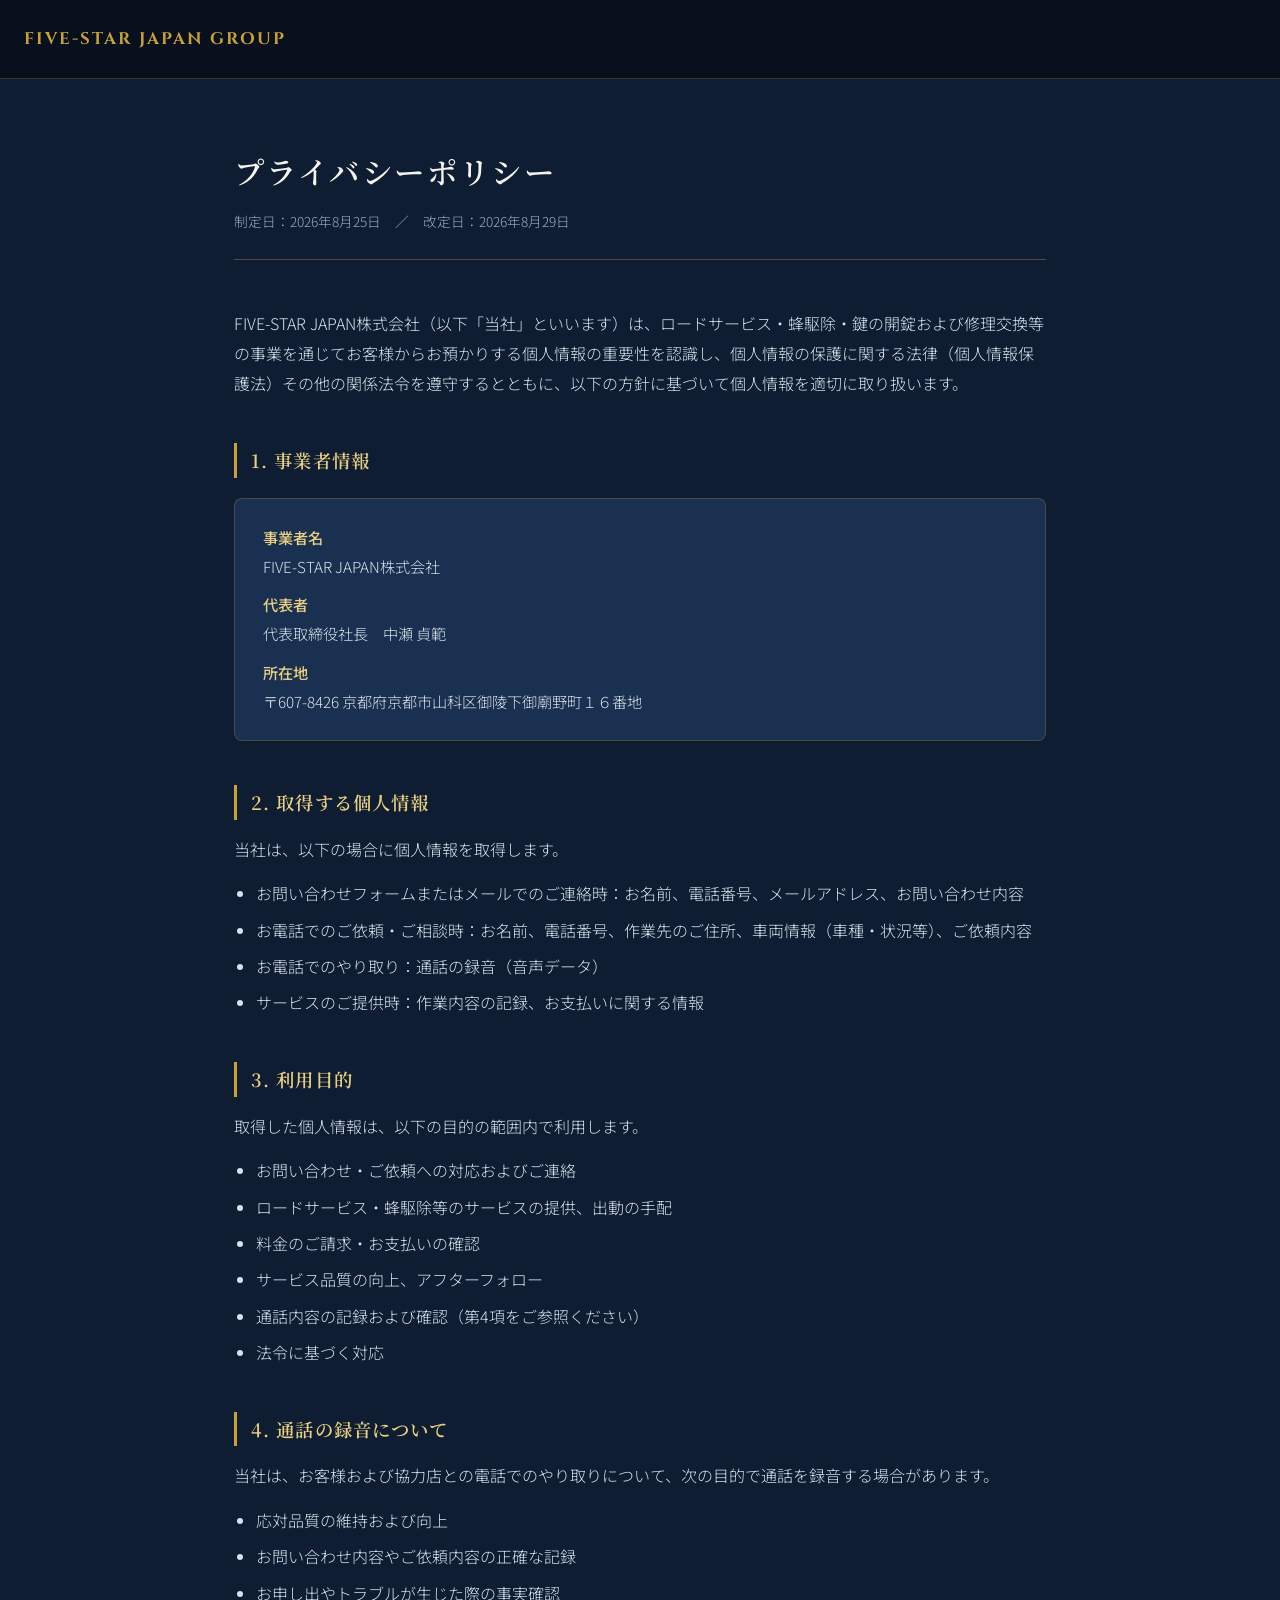
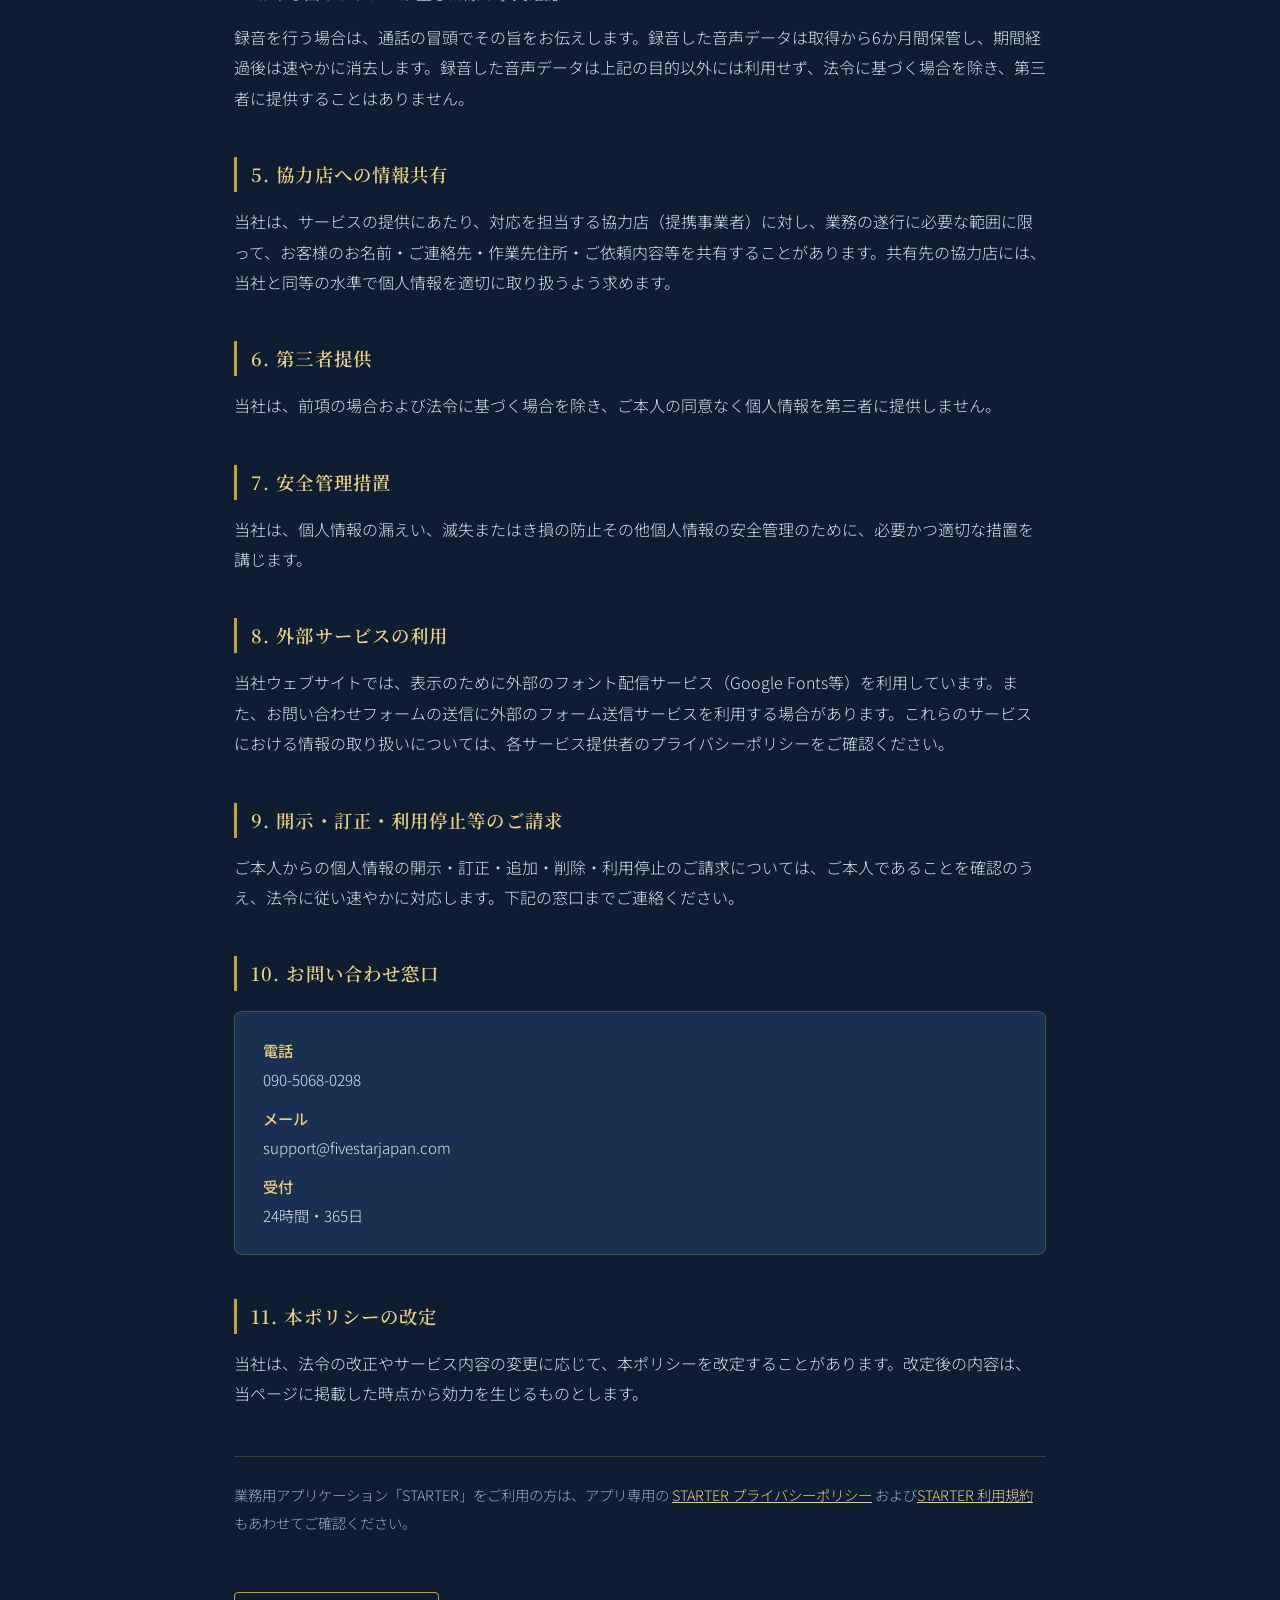
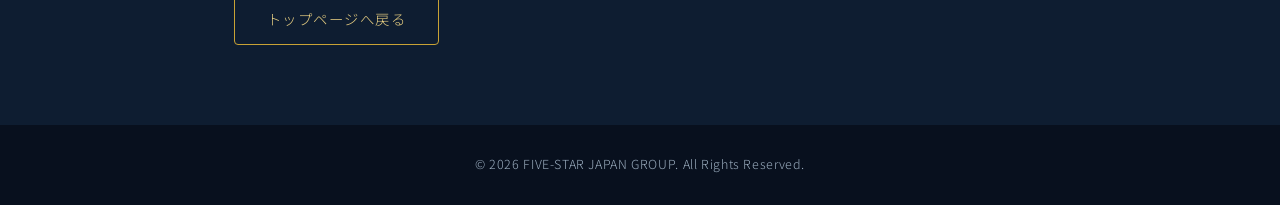
<file: privacy.html>
<!DOCTYPE html>
<html lang="ja">
<head>
  <meta charset="UTF-8">
  <meta name="viewport" content="width=device-width, initial-scale=1.0">
  <meta name="description" content="FIVE-STAR JAPAN株式会社のプライバシーポリシー（個人情報保護方針）">
  <title>プライバシーポリシー | FIVE-STAR JAPAN GROUP</title>

  <!-- Fonts -->
  <link rel="preconnect" href="https://fonts.googleapis.com">
  <link rel="preconnect" href="https://fonts.gstatic.com" crossorigin>
  <link href="https://fonts.googleapis.com/css2?family=Cinzel:wght@400;700;900&family=Noto+Sans+JP:wght@300;400;500;700&family=Noto+Serif+JP:wght@400;600;700&display=swap" rel="stylesheet">

  <style>
    :root {
      --dark:       #08101e;
      --navy:       #0e1d31;
      --navy-mid:   #1a3050;
      --gold:       #c8a235;
      --gold-light: #e8cf82;
      --gold-dim:   #8a6e22;
      --white:      #f5f3ee;
      --gray:       #9aacbe;
      --gray-light: #d8e2ed;
    }
    * { margin: 0; padding: 0; box-sizing: border-box; }
    body {
      background: var(--navy);
      color: var(--gray-light);
      font-family: 'Noto Sans JP', sans-serif;
      font-weight: 300;
      line-height: 1.9;
      -webkit-font-smoothing: antialiased;
    }
    .pp-header {
      background: var(--dark);
      padding: 22px 24px;
      border-bottom: 1px solid rgba(200, 162, 53, 0.25);
    }
    .pp-header a {
      font-family: 'Cinzel', serif;
      font-weight: 700;
      font-size: 1.05rem;
      letter-spacing: 0.12em;
      color: var(--gold);
      text-decoration: none;
    }
    .pp-container {
      max-width: 860px;
      margin: 0 auto;
      padding: 64px 24px 80px;
    }
    h1 {
      font-family: 'Noto Serif JP', serif;
      font-weight: 600;
      font-size: 1.9rem;
      color: var(--white);
      letter-spacing: 0.08em;
      margin-bottom: 8px;
    }
    .pp-sub {
      color: var(--gray);
      font-size: 0.85rem;
      margin-bottom: 48px;
      padding-bottom: 24px;
      border-bottom: 1px solid rgba(200, 162, 53, 0.35);
    }
    .pp-lead { margin-bottom: 40px; }
    h2 {
      font-family: 'Noto Serif JP', serif;
      font-weight: 600;
      font-size: 1.15rem;
      color: var(--gold-light);
      letter-spacing: 0.06em;
      margin: 44px 0 14px;
      padding-left: 14px;
      border-left: 3px solid var(--gold);
    }
    p { margin-bottom: 14px; }
    ul { margin: 0 0 14px 1.4em; }
    li { margin-bottom: 6px; }
    .pp-info {
      background: var(--navy-mid);
      border: 1px solid rgba(200, 162, 53, 0.25);
      border-radius: 8px;
      padding: 24px 28px;
      margin: 20px 0;
      font-size: 0.95rem;
    }
    .pp-info dt { color: var(--gold-light); font-weight: 500; margin-top: 10px; }
    .pp-info dt:first-child { margin-top: 0; }
    .pp-info dd { margin-left: 0; }
    .pp-back {
      display: inline-block;
      margin-top: 56px;
      padding: 12px 32px;
      border: 1px solid var(--gold);
      border-radius: 4px;
      color: var(--gold-light);
      text-decoration: none;
      letter-spacing: 0.1em;
      font-size: 0.9rem;
      transition: background 0.3s, color 0.3s;
    }
    .pp-back:hover { background: var(--gold); color: var(--dark); }
    .pp-related {
      margin-top: 48px;
      padding-top: 24px;
      border-top: 1px solid rgba(200, 162, 53, 0.25);
      font-size: 0.9rem;
      color: var(--gray);
    }
    .pp-related a { color: var(--gold-light); }
    .pp-footer {
      background: var(--dark);
      text-align: center;
      padding: 28px 16px;
      color: var(--gray);
      font-size: 0.78rem;
      letter-spacing: 0.05em;
    }
    .pp-footer a { color: var(--gray); }
    @media (max-width: 600px) {
      .pp-container { padding: 44px 20px 64px; }
      h1 { font-size: 1.5rem; }
    }
  </style>
</head>
<body>

  <header class="pp-header">
    <a href="./">FIVE-STAR JAPAN GROUP</a>
  </header>

  <main class="pp-container">
    <h1>プライバシーポリシー</h1>
    <div class="pp-sub">制定日：2026年8月25日　／　改定日：2026年8月29日</div>

    <p class="pp-lead">
      FIVE-STAR JAPAN株式会社（以下「当社」といいます）は、ロードサービス・蜂駆除・鍵の開錠および修理交換等の事業を通じてお客様からお預かりする個人情報の重要性を認識し、個人情報の保護に関する法律（個人情報保護法）その他の関係法令を遵守するとともに、以下の方針に基づいて個人情報を適切に取り扱います。
    </p>

    <h2>1. 事業者情報</h2>
    <dl class="pp-info">
      <dt>事業者名</dt><dd>FIVE-STAR JAPAN株式会社</dd>
      <dt>代表者</dt><dd>代表取締役社長　中瀬 貞範</dd>
      <dt>所在地</dt><dd>〒607-8426 京都府京都市山科区御陵下御廟野町１６番地</dd>
    </dl>

    <h2>2. 取得する個人情報</h2>
    <p>当社は、以下の場合に個人情報を取得します。</p>
    <ul>
      <li>お問い合わせフォームまたはメールでのご連絡時：お名前、電話番号、メールアドレス、お問い合わせ内容</li>
      <li>お電話でのご依頼・ご相談時：お名前、電話番号、作業先のご住所、車両情報（車種・状況等）、ご依頼内容</li>
      <li>お電話でのやり取り：通話の録音（音声データ）</li>
      <li>サービスのご提供時：作業内容の記録、お支払いに関する情報</li>
    </ul>

    <h2>3. 利用目的</h2>
    <p>取得した個人情報は、以下の目的の範囲内で利用します。</p>
    <ul>
      <li>お問い合わせ・ご依頼への対応およびご連絡</li>
      <li>ロードサービス・蜂駆除等のサービスの提供、出動の手配</li>
      <li>料金のご請求・お支払いの確認</li>
      <li>サービス品質の向上、アフターフォロー</li>
      <li>通話内容の記録および確認（第4項をご参照ください）</li>
      <li>法令に基づく対応</li>
    </ul>

    <h2>4. 通話の録音について</h2>
    <p>当社は、お客様および協力店との電話でのやり取りについて、次の目的で通話を録音する場合があります。</p>
    <ul>
      <li>応対品質の維持および向上</li>
      <li>お問い合わせ内容やご依頼内容の正確な記録</li>
      <li>お申し出やトラブルが生じた際の事実確認</li>
    </ul>
    <p>
      録音を行う場合は、通話の冒頭でその旨をお伝えします。録音した音声データは取得から6か月間保管し、期間経過後は速やかに消去します。録音した音声データは上記の目的以外には利用せず、法令に基づく場合を除き、第三者に提供することはありません。
    </p>

    <h2>5. 協力店への情報共有</h2>
    <p>
      当社は、サービスの提供にあたり、対応を担当する協力店（提携事業者）に対し、業務の遂行に必要な範囲に限って、お客様のお名前・ご連絡先・作業先住所・ご依頼内容等を共有することがあります。共有先の協力店には、当社と同等の水準で個人情報を適切に取り扱うよう求めます。
    </p>

    <h2>6. 第三者提供</h2>
    <p>
      当社は、前項の場合および法令に基づく場合を除き、ご本人の同意なく個人情報を第三者に提供しません。
    </p>

    <h2>7. 安全管理措置</h2>
    <p>
      当社は、個人情報の漏えい、滅失またはき損の防止その他個人情報の安全管理のために、必要かつ適切な措置を講じます。
    </p>

    <h2>8. 外部サービスの利用</h2>
    <p>
      当社ウェブサイトでは、表示のために外部のフォント配信サービス（Google Fonts等）を利用しています。また、お問い合わせフォームの送信に外部のフォーム送信サービスを利用する場合があります。これらのサービスにおける情報の取り扱いについては、各サービス提供者のプライバシーポリシーをご確認ください。
    </p>

    <h2>9. 開示・訂正・利用停止等のご請求</h2>
    <p>
      ご本人からの個人情報の開示・訂正・追加・削除・利用停止のご請求については、ご本人であることを確認のうえ、法令に従い速やかに対応します。下記の窓口までご連絡ください。
    </p>

    <h2>10. お問い合わせ窓口</h2>
    <dl class="pp-info">
      <dt>電話</dt><dd>090-5068-0298</dd>
      <dt>メール</dt><dd>support@fivestarjapan.com</dd>
      <dt>受付</dt><dd>24時間・365日</dd>
    </dl>

    <h2>11. 本ポリシーの改定</h2>
    <p>
      当社は、法令の改正やサービス内容の変更に応じて、本ポリシーを改定することがあります。改定後の内容は、当ページに掲載した時点から効力を生じるものとします。
    </p>

    <div class="pp-related">
      業務用アプリケーション「STARTER」をご利用の方は、アプリ専用の
      <a href="starter-privacy.html">STARTER プライバシーポリシー</a>
      および<a href="starter-terms.html">STARTER 利用規約</a>
      もあわせてご確認ください。
    </div>

    <a class="pp-back" href="./">トップページへ戻る</a>
  </main>

  <footer class="pp-footer">
    © 2026 FIVE-STAR JAPAN GROUP. All Rights Reserved.
  </footer>

</body>
</html>
</file>
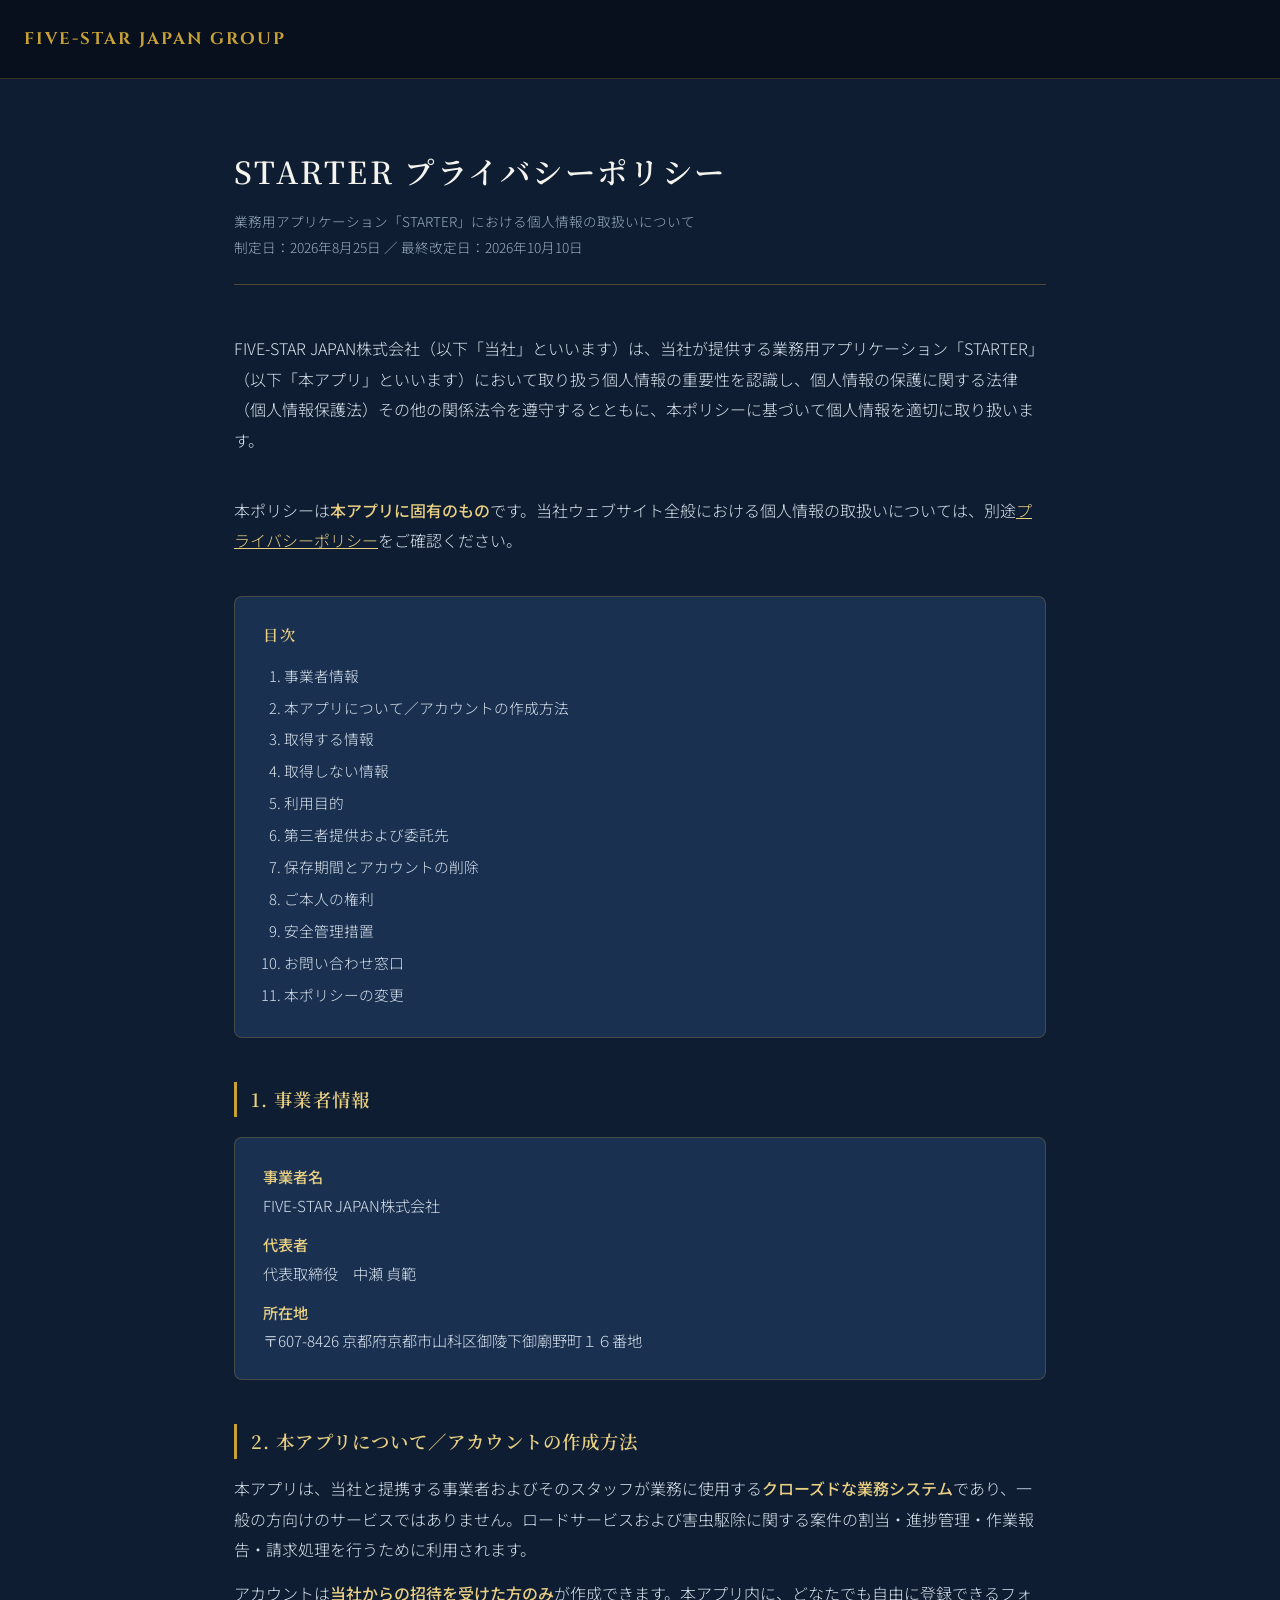
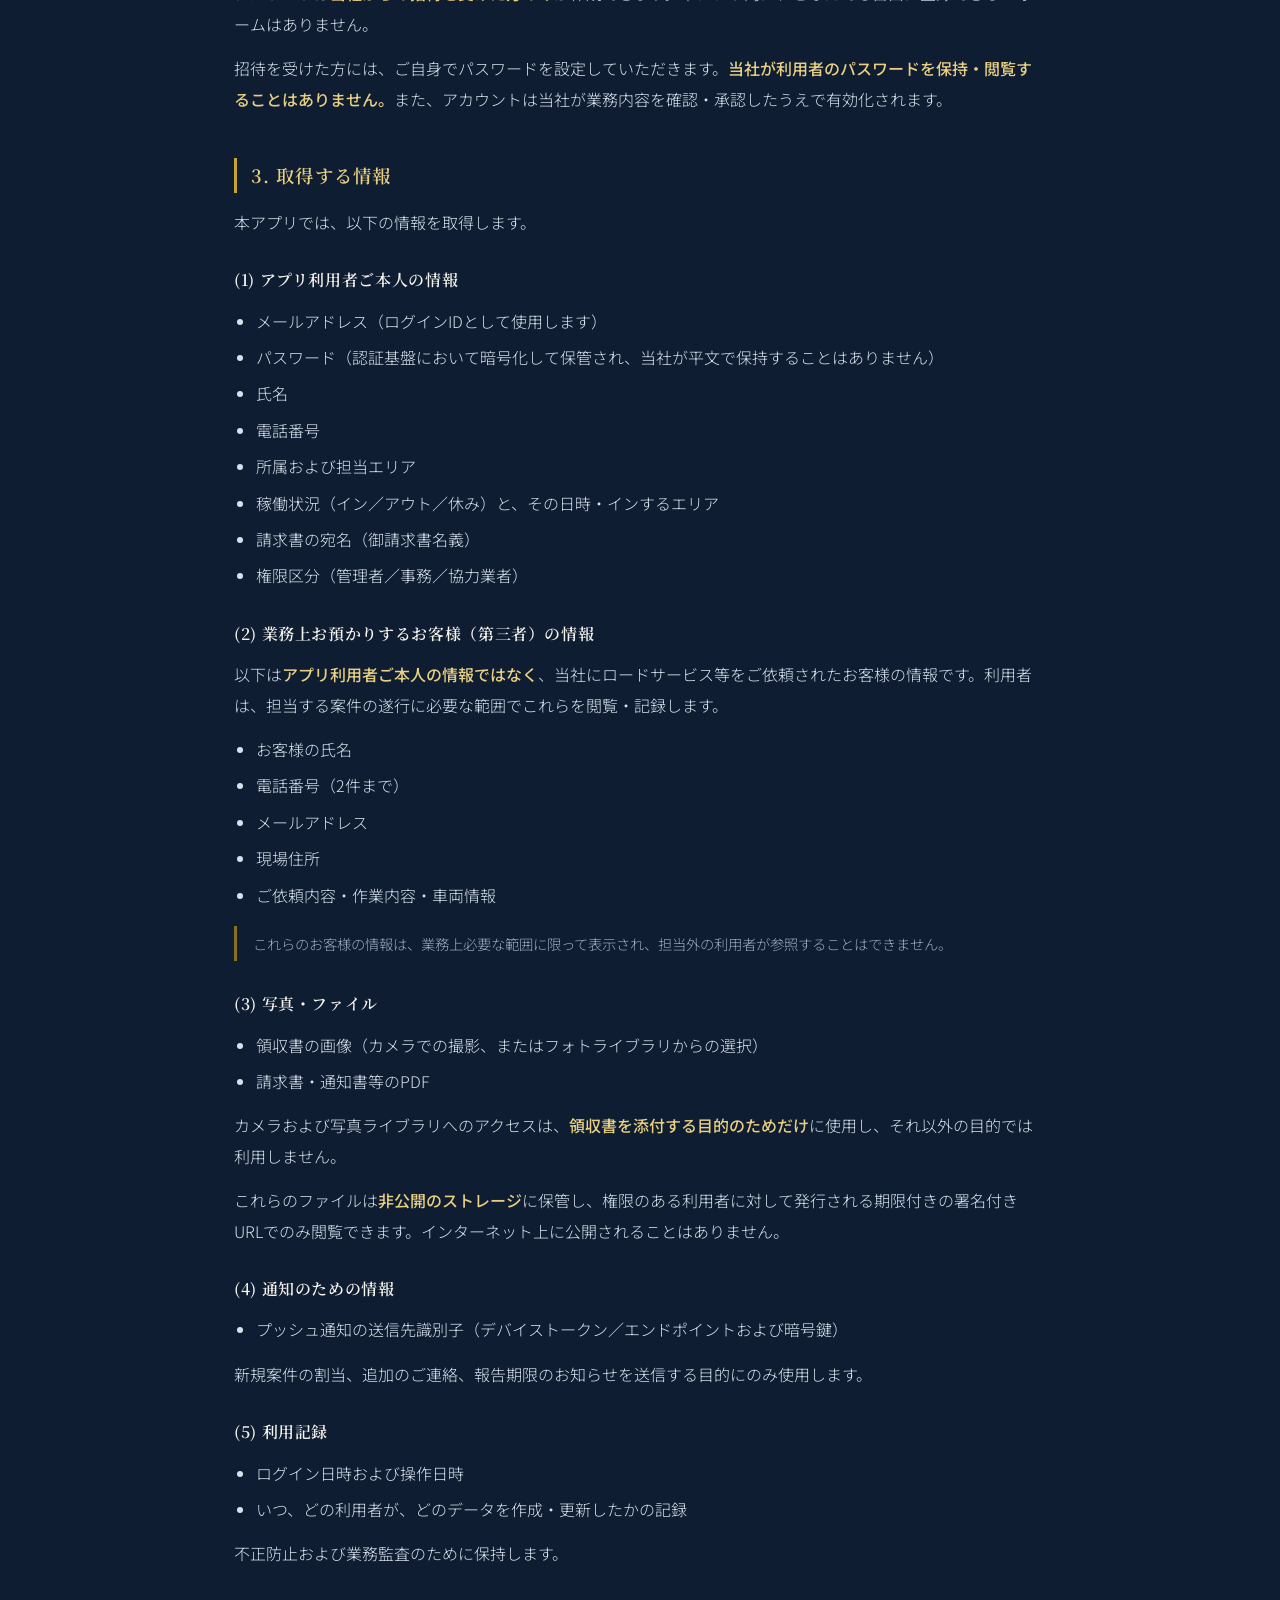
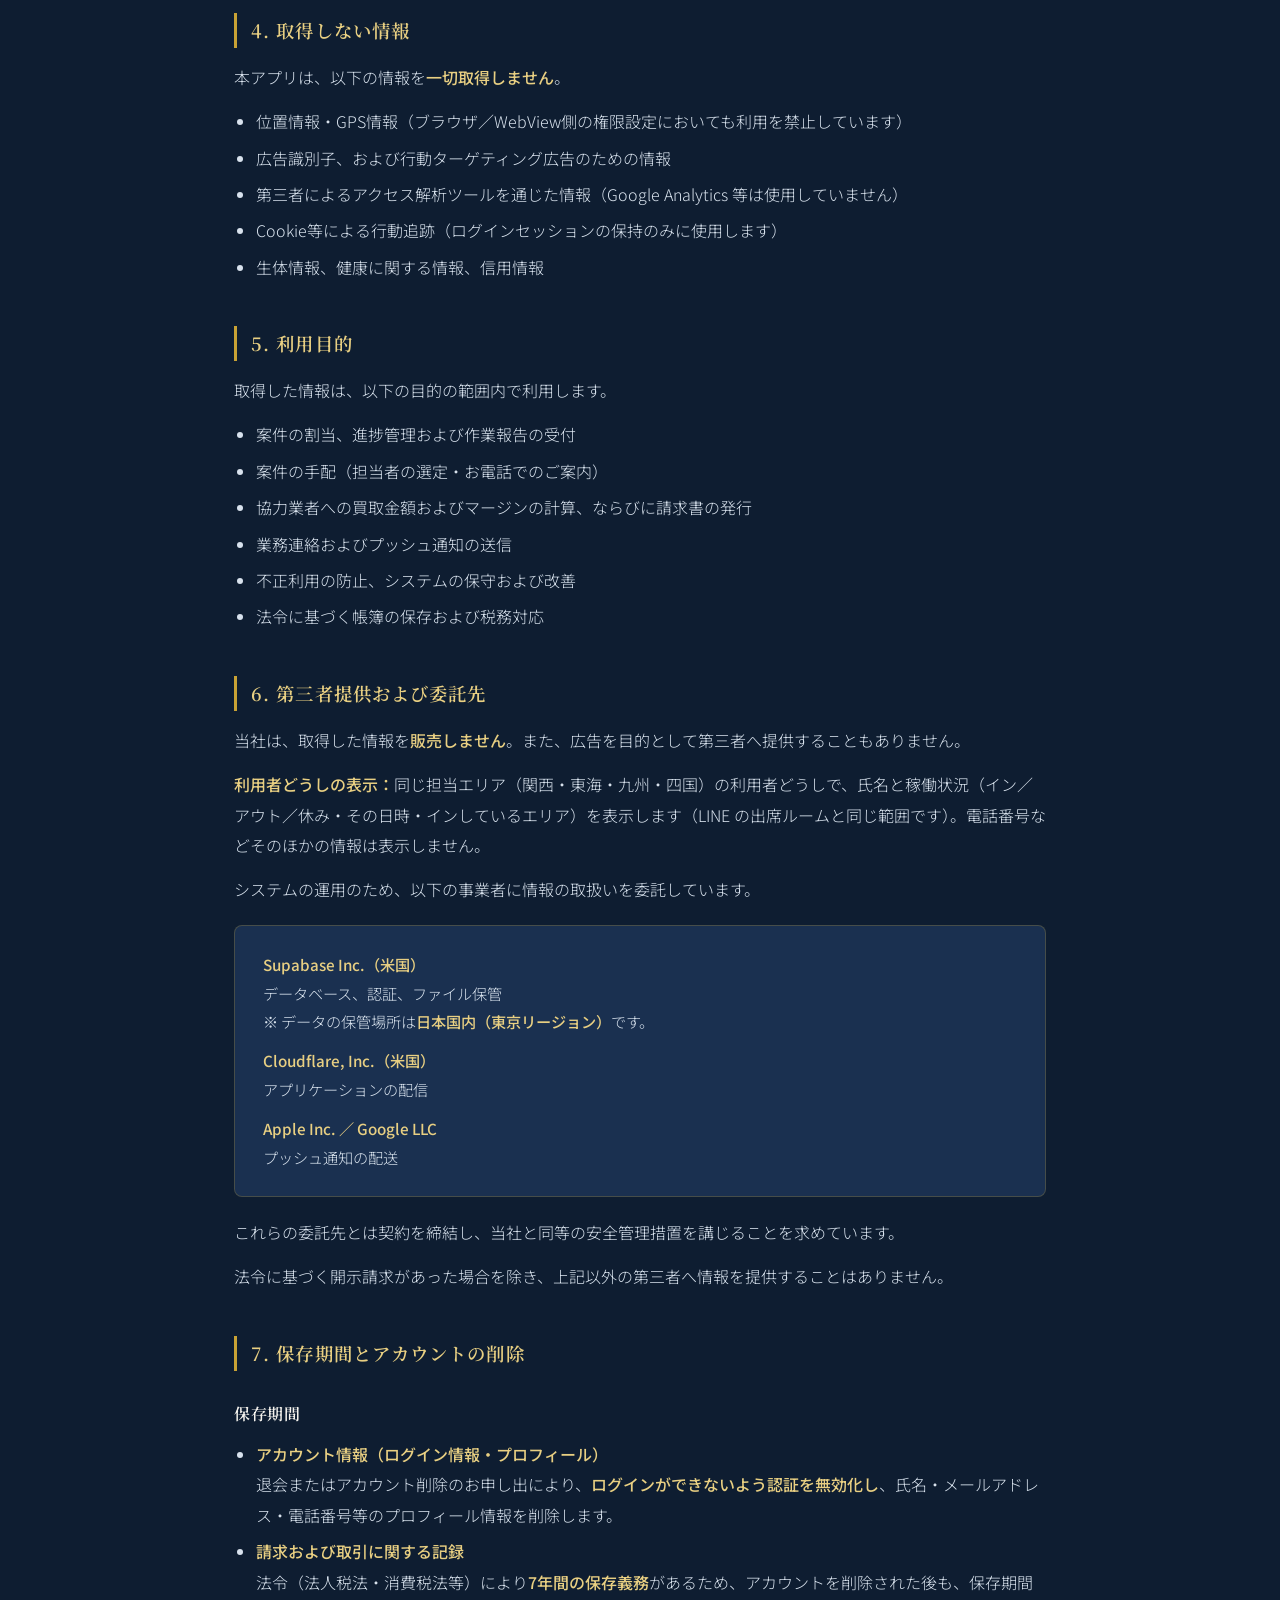
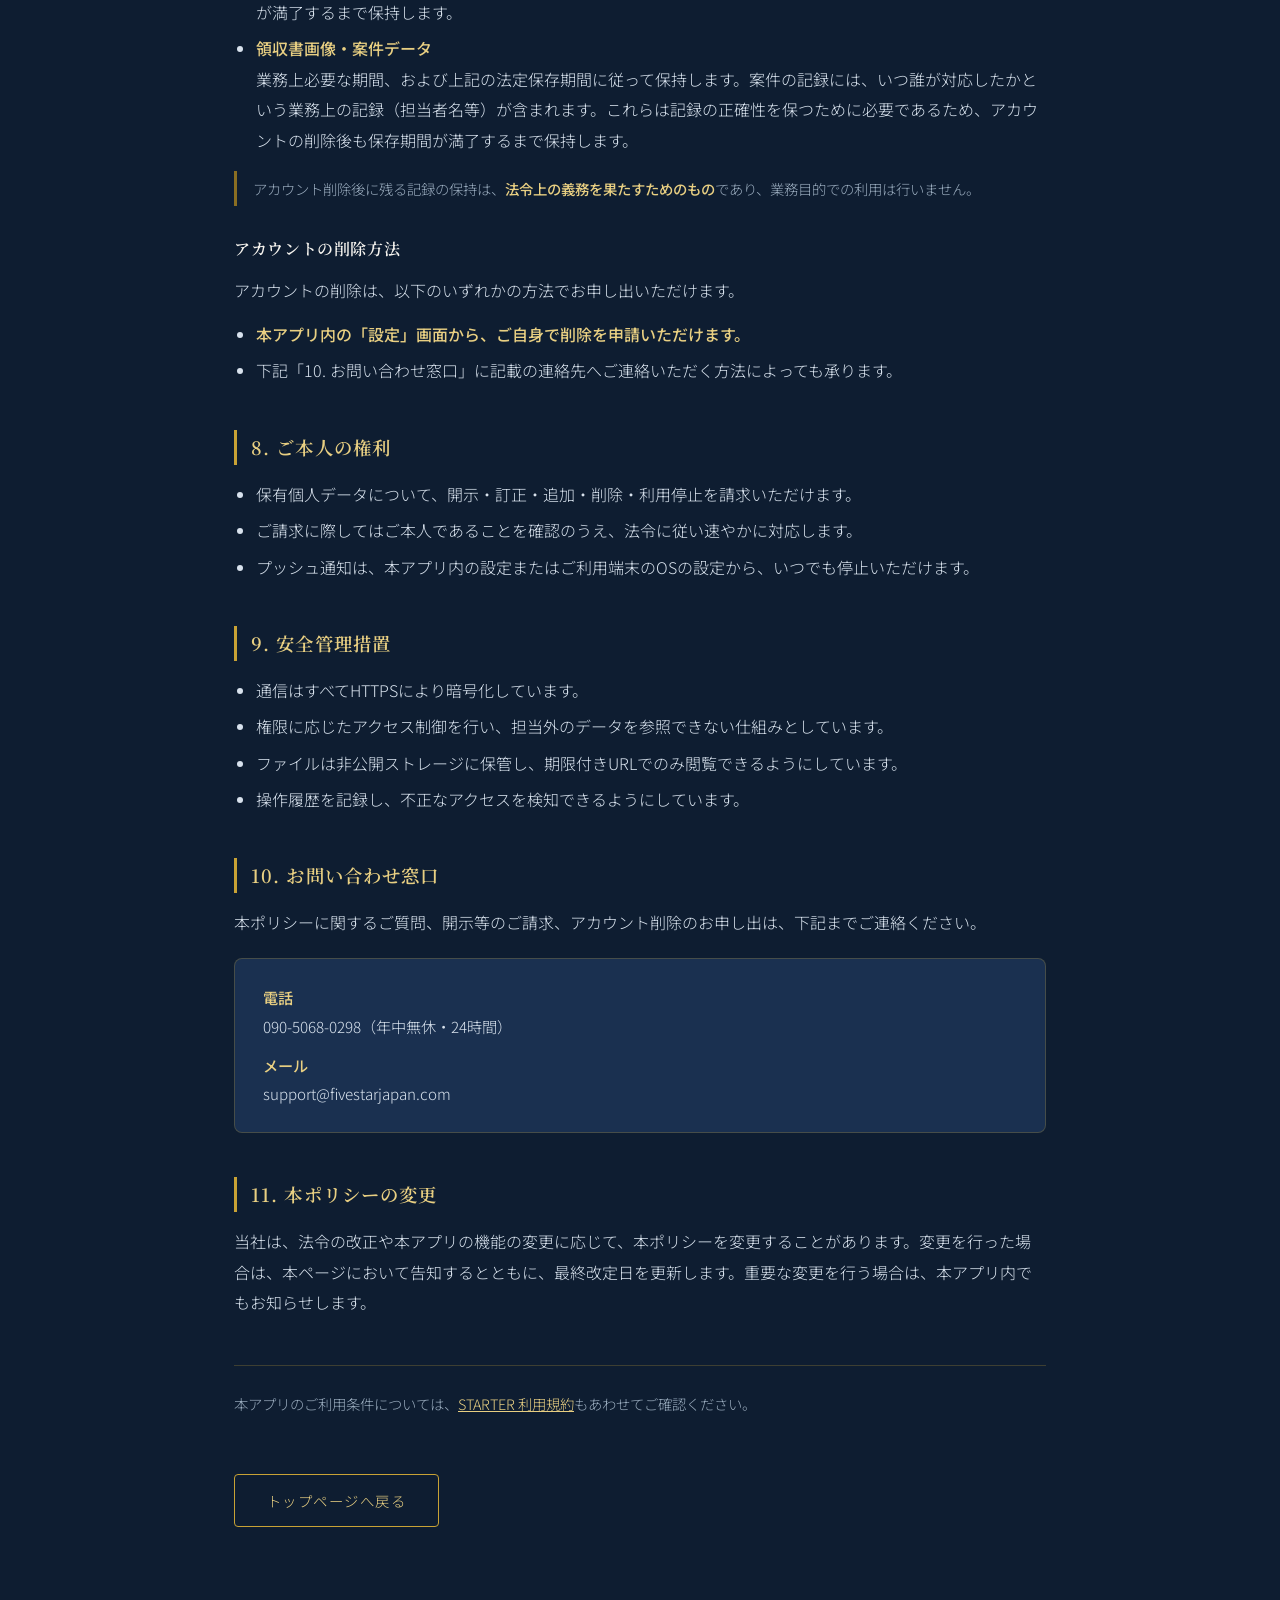
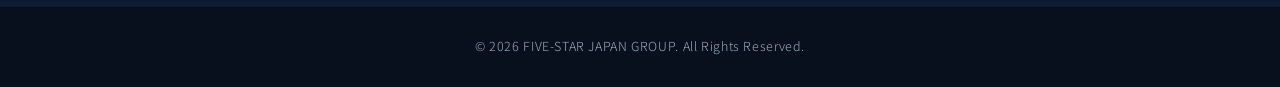
<file: starter-privacy.html>
<!DOCTYPE html>
<html lang="ja">
<head>
  <meta charset="UTF-8">
  <meta name="viewport" content="width=device-width, initial-scale=1.0">
  <meta name="description" content="業務用アプリ「STARTER」のプライバシーポリシー（個人情報の取扱いについて） | FIVE-STAR JAPAN株式会社">
  <title>STARTER プライバシーポリシー | FIVE-STAR JAPAN GROUP</title>

  <!-- Fonts -->
  <link rel="preconnect" href="https://fonts.googleapis.com">
  <link rel="preconnect" href="https://fonts.gstatic.com" crossorigin>
  <link href="https://fonts.googleapis.com/css2?family=Cinzel:wght@400;700;900&family=Noto+Sans+JP:wght@300;400;500;700&family=Noto+Serif+JP:wght@400;600;700&display=swap" rel="stylesheet">

  <style>
    :root {
      --dark:       #08101e;
      --navy:       #0e1d31;
      --navy-mid:   #1a3050;
      --gold:       #c8a235;
      --gold-light: #e8cf82;
      --gold-dim:   #8a6e22;
      --white:      #f5f3ee;
      --gray:       #9aacbe;
      --gray-light: #d8e2ed;
    }
    * { margin: 0; padding: 0; box-sizing: border-box; }
    body {
      background: var(--navy);
      color: var(--gray-light);
      font-family: 'Noto Sans JP', sans-serif;
      font-weight: 300;
      line-height: 1.9;
      -webkit-font-smoothing: antialiased;
    }
    .pp-header {
      background: var(--dark);
      padding: 22px 24px;
      border-bottom: 1px solid rgba(200, 162, 53, 0.25);
    }
    .pp-header a {
      font-family: 'Cinzel', serif;
      font-weight: 700;
      font-size: 1.05rem;
      letter-spacing: 0.12em;
      color: var(--gold);
      text-decoration: none;
    }
    .pp-container {
      max-width: 860px;
      margin: 0 auto;
      padding: 64px 24px 80px;
    }
    h1 {
      font-family: 'Noto Serif JP', serif;
      font-weight: 600;
      font-size: 1.9rem;
      color: var(--white);
      letter-spacing: 0.08em;
      margin-bottom: 8px;
    }
    .pp-sub {
      color: var(--gray);
      font-size: 0.85rem;
      margin-bottom: 48px;
      padding-bottom: 24px;
      border-bottom: 1px solid rgba(200, 162, 53, 0.35);
    }
    .pp-lead { margin-bottom: 40px; }
    h2 {
      font-family: 'Noto Serif JP', serif;
      font-weight: 600;
      font-size: 1.15rem;
      color: var(--gold-light);
      letter-spacing: 0.06em;
      margin: 44px 0 14px;
      padding-left: 14px;
      border-left: 3px solid var(--gold);
      scroll-margin-top: 20px;
    }
    h3 {
      font-family: 'Noto Serif JP', serif;
      font-weight: 600;
      font-size: 1rem;
      color: var(--white);
      letter-spacing: 0.04em;
      margin: 28px 0 10px;
    }
    p { margin-bottom: 14px; }
    ul { margin: 0 0 14px 1.4em; }
    li { margin-bottom: 6px; }
    .pp-info {
      background: var(--navy-mid);
      border: 1px solid rgba(200, 162, 53, 0.25);
      border-radius: 8px;
      padding: 24px 28px;
      margin: 20px 0;
      font-size: 0.95rem;
    }
    .pp-info dt { color: var(--gold-light); font-weight: 500; margin-top: 10px; }
    .pp-info dt:first-child { margin-top: 0; }
    .pp-info dd { margin-left: 0; }
    /* 目次 */
    .pp-toc {
      background: var(--navy-mid);
      border: 1px solid rgba(200, 162, 53, 0.25);
      border-radius: 8px;
      padding: 24px 28px;
      margin-bottom: 44px;
      font-size: 0.92rem;
    }
    .pp-toc h2 {
      font-size: 0.95rem;
      margin: 0 0 12px;
      padding: 0;
      border: none;
      color: var(--gold-light);
      letter-spacing: 0.1em;
    }
    .pp-toc ol { margin: 0 0 0 1.4em; }
    .pp-toc li { margin-bottom: 4px; }
    .pp-toc a { color: var(--gray-light); text-decoration: none; }
    .pp-toc a:hover { color: var(--gold-light); text-decoration: underline; }
    /* 注記 */
    .pp-note {
      border-left: 3px solid var(--gold-dim);
      padding: 4px 0 4px 16px;
      margin: 16px 0;
      color: var(--gray);
      font-size: 0.9rem;
    }
    .pp-strong { color: var(--gold-light); font-weight: 500; }
    .pp-back {
      display: inline-block;
      margin-top: 56px;
      padding: 12px 32px;
      border: 1px solid var(--gold);
      border-radius: 4px;
      color: var(--gold-light);
      text-decoration: none;
      letter-spacing: 0.1em;
      font-size: 0.9rem;
      transition: background 0.3s, color 0.3s;
    }
    .pp-back:hover { background: var(--gold); color: var(--dark); }
    .pp-related {
      margin-top: 48px;
      padding-top: 24px;
      border-top: 1px solid rgba(200, 162, 53, 0.25);
      font-size: 0.9rem;
      color: var(--gray);
    }
    .pp-related a { color: var(--gold-light); }
    .pp-footer {
      background: var(--dark);
      text-align: center;
      padding: 28px 16px;
      color: var(--gray);
      font-size: 0.78rem;
      letter-spacing: 0.05em;
    }
    @media (max-width: 600px) {
      .pp-container { padding: 44px 20px 64px; }
      h1 { font-size: 1.4rem; }
      .pp-info, .pp-toc { padding: 20px 18px; }
    }
  </style>
</head>
<body>

  <header class="pp-header">
    <a href="./">FIVE-STAR JAPAN GROUP</a>
  </header>

  <main class="pp-container">
    <h1>STARTER プライバシーポリシー</h1>
    <div class="pp-sub">
      業務用アプリケーション「STARTER」における個人情報の取扱いについて<br>
      制定日：2026年8月25日 ／ 最終改定日：2026年10月10日
    </div>

    <p class="pp-lead">
      FIVE-STAR JAPAN株式会社（以下「当社」といいます）は、当社が提供する業務用アプリケーション「STARTER」（以下「本アプリ」といいます）において取り扱う個人情報の重要性を認識し、個人情報の保護に関する法律（個人情報保護法）その他の関係法令を遵守するとともに、本ポリシーに基づいて個人情報を適切に取り扱います。
    </p>
    <p class="pp-lead">
      本ポリシーは<span class="pp-strong">本アプリに固有のもの</span>です。当社ウェブサイト全般における個人情報の取扱いについては、別途<a href="privacy.html" style="color:var(--gold-light)">プライバシーポリシー</a>をご確認ください。
    </p>

    <nav class="pp-toc">
      <h2>目次</h2>
      <ol>
        <li><a href="#s1">事業者情報</a></li>
        <li><a href="#s2">本アプリについて／アカウントの作成方法</a></li>
        <li><a href="#s3">取得する情報</a></li>
        <li><a href="#s4">取得しない情報</a></li>
        <li><a href="#s5">利用目的</a></li>
        <li><a href="#s6">第三者提供および委託先</a></li>
        <li><a href="#s7">保存期間とアカウントの削除</a></li>
        <li><a href="#s8">ご本人の権利</a></li>
        <li><a href="#s9">安全管理措置</a></li>
        <li><a href="#s10">お問い合わせ窓口</a></li>
        <li><a href="#s11">本ポリシーの変更</a></li>
      </ol>
    </nav>

    <h2 id="s1">1. 事業者情報</h2>
    <dl class="pp-info">
      <dt>事業者名</dt><dd>FIVE-STAR JAPAN株式会社</dd>
      <dt>代表者</dt><dd>代表取締役　中瀬 貞範</dd>
      <dt>所在地</dt><dd>〒607-8426 京都府京都市山科区御陵下御廟野町１６番地</dd>
    </dl>

    <h2 id="s2">2. 本アプリについて／アカウントの作成方法</h2>
    <p>
      本アプリは、当社と提携する事業者およびそのスタッフが業務に使用する<span class="pp-strong">クローズドな業務システム</span>であり、一般の方向けのサービスではありません。ロードサービスおよび害虫駆除に関する案件の割当・進捗管理・作業報告・請求処理を行うために利用されます。
    </p>
    <p>
      アカウントは<span class="pp-strong">当社からの招待を受けた方のみ</span>が作成できます。本アプリ内に、どなたでも自由に登録できるフォームはありません。
    </p>
    <p>
      招待を受けた方には、ご自身でパスワードを設定していただきます。<span class="pp-strong">当社が利用者のパスワードを保持・閲覧することはありません。</span>また、アカウントは当社が業務内容を確認・承認したうえで有効化されます。
    </p>

    <h2 id="s3">3. 取得する情報</h2>
    <p>本アプリでは、以下の情報を取得します。</p>

    <h3>(1) アプリ利用者ご本人の情報</h3>
    <ul>
      <li>メールアドレス（ログインIDとして使用します）</li>
      <li>パスワード（認証基盤において暗号化して保管され、当社が平文で保持することはありません）</li>
      <li>氏名</li>
      <li>電話番号</li>
      <li>所属および担当エリア</li>
      <li>稼働状況（イン／アウト／休み）と、その日時・インするエリア</li>
      <li>請求書の宛名（御請求書名義）</li>
      <li>権限区分（管理者／事務／協力業者）</li>
    </ul>

    <h3>(2) 業務上お預かりするお客様（第三者）の情報</h3>
    <p>
      以下は<span class="pp-strong">アプリ利用者ご本人の情報ではなく</span>、当社にロードサービス等をご依頼されたお客様の情報です。利用者は、担当する案件の遂行に必要な範囲でこれらを閲覧・記録します。
    </p>
    <ul>
      <li>お客様の氏名</li>
      <li>電話番号（2件まで）</li>
      <li>メールアドレス</li>
      <li>現場住所</li>
      <li>ご依頼内容・作業内容・車両情報</li>
    </ul>
    <div class="pp-note">
      これらのお客様の情報は、業務上必要な範囲に限って表示され、担当外の利用者が参照することはできません。
    </div>

    <h3>(3) 写真・ファイル</h3>
    <ul>
      <li>領収書の画像（カメラでの撮影、またはフォトライブラリからの選択）</li>
      <li>請求書・通知書等のPDF</li>
    </ul>
    <p>
      カメラおよび写真ライブラリへのアクセスは、<span class="pp-strong">領収書を添付する目的のためだけ</span>に使用し、それ以外の目的では利用しません。
    </p>
    <p>
      これらのファイルは<span class="pp-strong">非公開のストレージ</span>に保管し、権限のある利用者に対して発行される期限付きの署名付きURLでのみ閲覧できます。インターネット上に公開されることはありません。
    </p>

    <h3>(4) 通知のための情報</h3>
    <ul>
      <li>プッシュ通知の送信先識別子（デバイストークン／エンドポイントおよび暗号鍵）</li>
    </ul>
    <p>
      新規案件の割当、追加のご連絡、報告期限のお知らせを送信する目的にのみ使用します。
    </p>

    <h3>(5) 利用記録</h3>
    <ul>
      <li>ログイン日時および操作日時</li>
      <li>いつ、どの利用者が、どのデータを作成・更新したかの記録</li>
    </ul>
    <p>不正防止および業務監査のために保持します。</p>

    <h2 id="s4">4. 取得しない情報</h2>
    <p>本アプリは、以下の情報を<span class="pp-strong">一切取得しません</span>。</p>
    <ul>
      <li>位置情報・GPS情報（ブラウザ／WebView側の権限設定においても利用を禁止しています）</li>
      <li>広告識別子、および行動ターゲティング広告のための情報</li>
      <li>第三者によるアクセス解析ツールを通じた情報（Google Analytics 等は使用していません）</li>
      <li>Cookie等による行動追跡（ログインセッションの保持のみに使用します）</li>
      <li>生体情報、健康に関する情報、信用情報</li>
    </ul>

    <h2 id="s5">5. 利用目的</h2>
    <p>取得した情報は、以下の目的の範囲内で利用します。</p>
    <ul>
      <li>案件の割当、進捗管理および作業報告の受付</li>
      <li>案件の手配（担当者の選定・お電話でのご案内）</li>
      <li>協力業者への買取金額およびマージンの計算、ならびに請求書の発行</li>
      <li>業務連絡およびプッシュ通知の送信</li>
      <li>不正利用の防止、システムの保守および改善</li>
      <li>法令に基づく帳簿の保存および税務対応</li>
    </ul>

    <h2 id="s6">6. 第三者提供および委託先</h2>
    <p>
      当社は、取得した情報を<span class="pp-strong">販売しません</span>。また、広告を目的として第三者へ提供することもありません。
    </p>
    <p>
      <span class="pp-strong">利用者どうしの表示：</span>同じ担当エリア（関西・東海・九州・四国）の利用者どうしで、氏名と稼働状況（イン／アウト／休み・その日時・インしているエリア）を表示します（LINE の出席ルームと同じ範囲です）。電話番号などそのほかの情報は表示しません。
    </p>
    <p>システムの運用のため、以下の事業者に情報の取扱いを委託しています。</p>
    <dl class="pp-info">
      <dt>Supabase Inc.（米国）</dt>
      <dd>データベース、認証、ファイル保管<br>
        ※ データの保管場所は<span class="pp-strong">日本国内（東京リージョン）</span>です。</dd>
      <dt>Cloudflare, Inc.（米国）</dt>
      <dd>アプリケーションの配信</dd>
      <dt>Apple Inc. ／ Google LLC</dt>
      <dd>プッシュ通知の配送</dd>
    </dl>
    <p>
      これらの委託先とは契約を締結し、当社と同等の安全管理措置を講じることを求めています。
    </p>
    <p>
      法令に基づく開示請求があった場合を除き、上記以外の第三者へ情報を提供することはありません。
    </p>

    <h2 id="s7">7. 保存期間とアカウントの削除</h2>

    <h3>保存期間</h3>
    <ul>
      <li><span class="pp-strong">アカウント情報（ログイン情報・プロフィール）</span><br>
        退会またはアカウント削除のお申し出により、<span class="pp-strong">ログインができないよう認証を無効化し</span>、氏名・メールアドレス・電話番号等のプロフィール情報を削除します。</li>
      <li><span class="pp-strong">請求および取引に関する記録</span><br>
        法令（法人税法・消費税法等）により<span class="pp-strong">7年間の保存義務</span>があるため、アカウントを削除された後も、保存期間が満了するまで保持します。</li>
      <li><span class="pp-strong">領収書画像・案件データ</span><br>
        業務上必要な期間、および上記の法定保存期間に従って保持します。案件の記録には、いつ誰が対応したかという業務上の記録（担当者名等）が含まれます。これらは記録の正確性を保つために必要であるため、アカウントの削除後も保存期間が満了するまで保持します。</li>
    </ul>
    <div class="pp-note">
      アカウント削除後に残る記録の保持は、<span class="pp-strong">法令上の義務を果たすためのもの</span>であり、業務目的での利用は行いません。
    </div>

    <h3>アカウントの削除方法</h3>
    <p>アカウントの削除は、以下のいずれかの方法でお申し出いただけます。</p>
    <ul>
      <li><span class="pp-strong">本アプリ内の「設定」画面から、ご自身で削除を申請いただけます。</span></li>
      <li>下記「10. お問い合わせ窓口」に記載の連絡先へご連絡いただく方法によっても承ります。</li>
    </ul>

    <h2 id="s8">8. ご本人の権利</h2>
    <ul>
      <li>保有個人データについて、開示・訂正・追加・削除・利用停止を請求いただけます。</li>
      <li>ご請求に際してはご本人であることを確認のうえ、法令に従い速やかに対応します。</li>
      <li>プッシュ通知は、本アプリ内の設定またはご利用端末のOSの設定から、いつでも停止いただけます。</li>
    </ul>

    <h2 id="s9">9. 安全管理措置</h2>
    <ul>
      <li>通信はすべてHTTPSにより暗号化しています。</li>
      <li>権限に応じたアクセス制御を行い、担当外のデータを参照できない仕組みとしています。</li>
      <li>ファイルは非公開ストレージに保管し、期限付きURLでのみ閲覧できるようにしています。</li>
      <li>操作履歴を記録し、不正なアクセスを検知できるようにしています。</li>
    </ul>

    <h2 id="s10">10. お問い合わせ窓口</h2>
    <p>
      本ポリシーに関するご質問、開示等のご請求、アカウント削除のお申し出は、下記までご連絡ください。
    </p>
    <!-- 連絡先 ここから（変更時はこのブロックのみ編集してください） -->
    <dl class="pp-info">
      <dt>電話</dt><dd>090-5068-0298（年中無休・24時間）</dd>
      <dt>メール</dt><dd>support@fivestarjapan.com</dd>
    </dl>
    <!-- 連絡先 ここまで -->

    <h2 id="s11">11. 本ポリシーの変更</h2>
    <p>
      当社は、法令の改正や本アプリの機能の変更に応じて、本ポリシーを変更することがあります。変更を行った場合は、本ページにおいて告知するとともに、最終改定日を更新します。重要な変更を行う場合は、本アプリ内でもお知らせします。
    </p>

    <div class="pp-related">
      本アプリのご利用条件については、<a href="starter-terms.html">STARTER 利用規約</a>もあわせてご確認ください。
    </div>

    <a class="pp-back" href="./">トップページへ戻る</a>
  </main>

  <footer class="pp-footer">
    © 2026 FIVE-STAR JAPAN GROUP. All Rights Reserved.
  </footer>

</body>
</html>
</file>
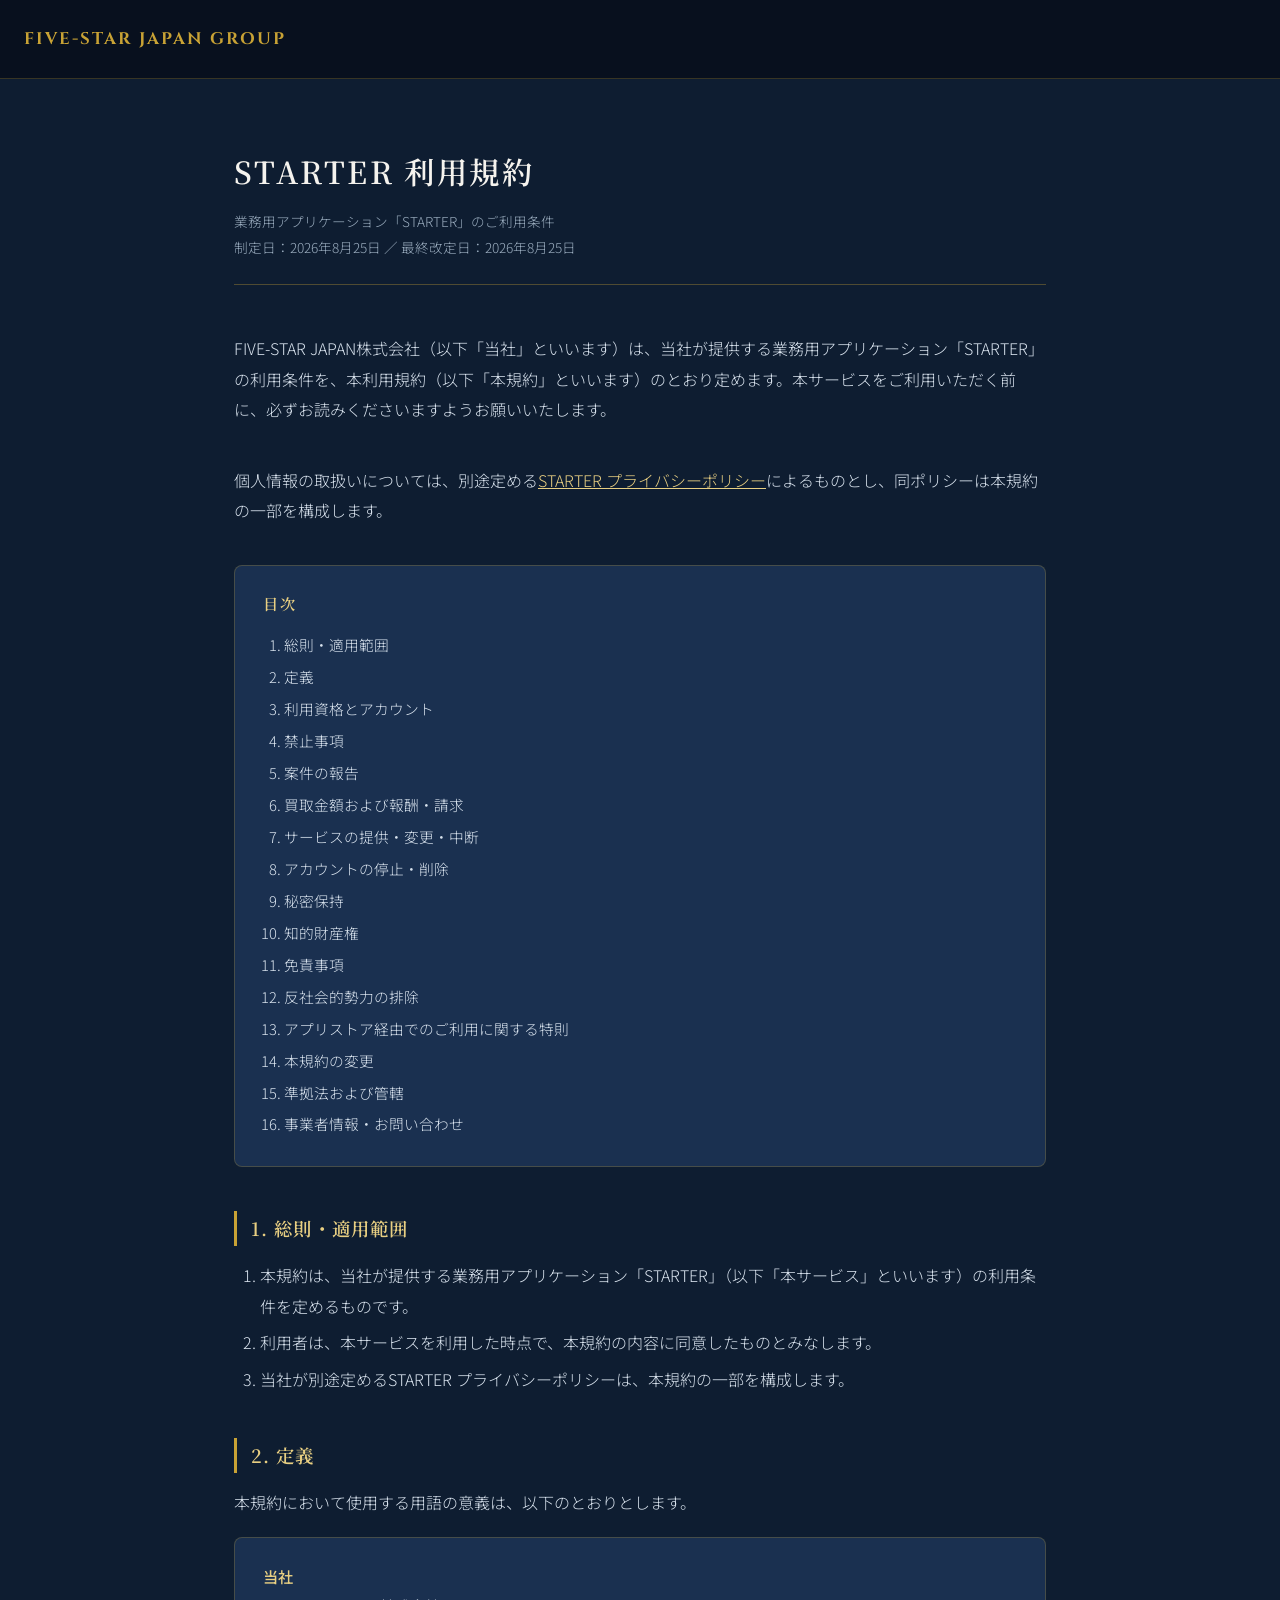
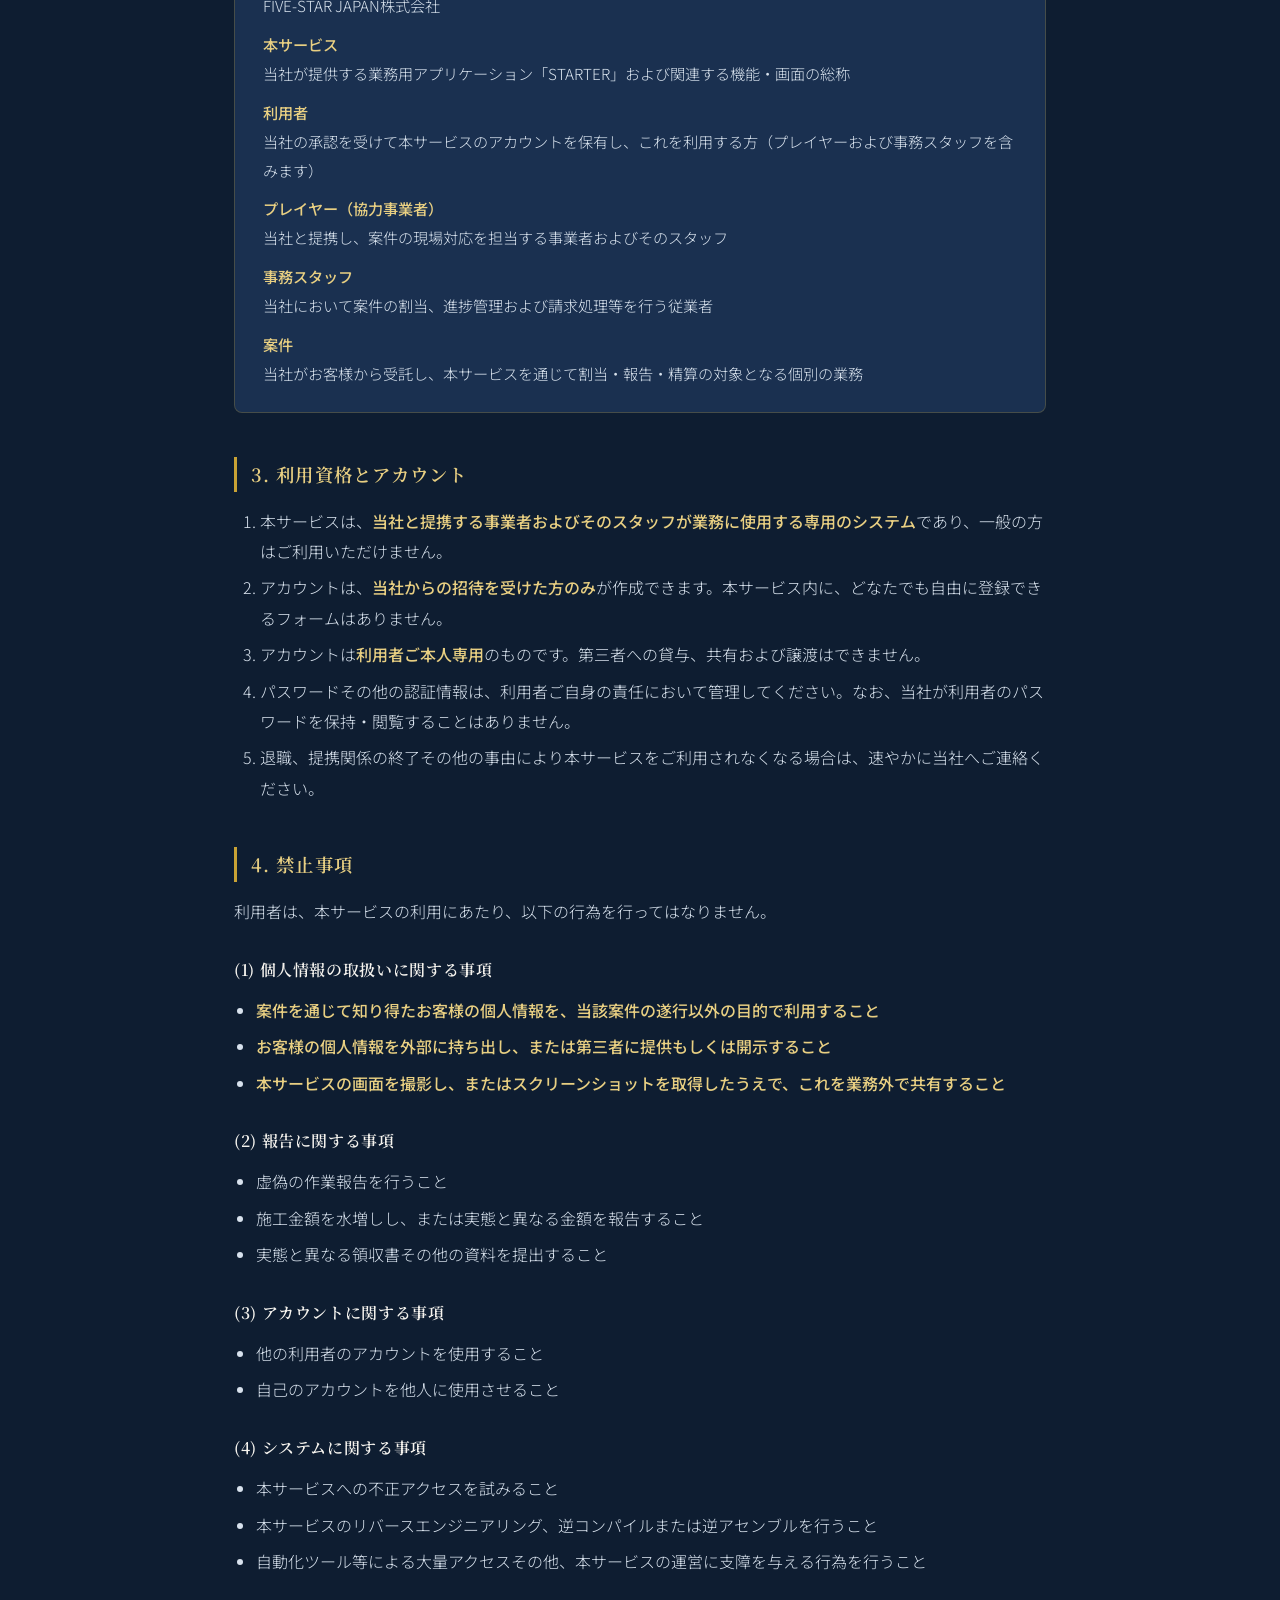
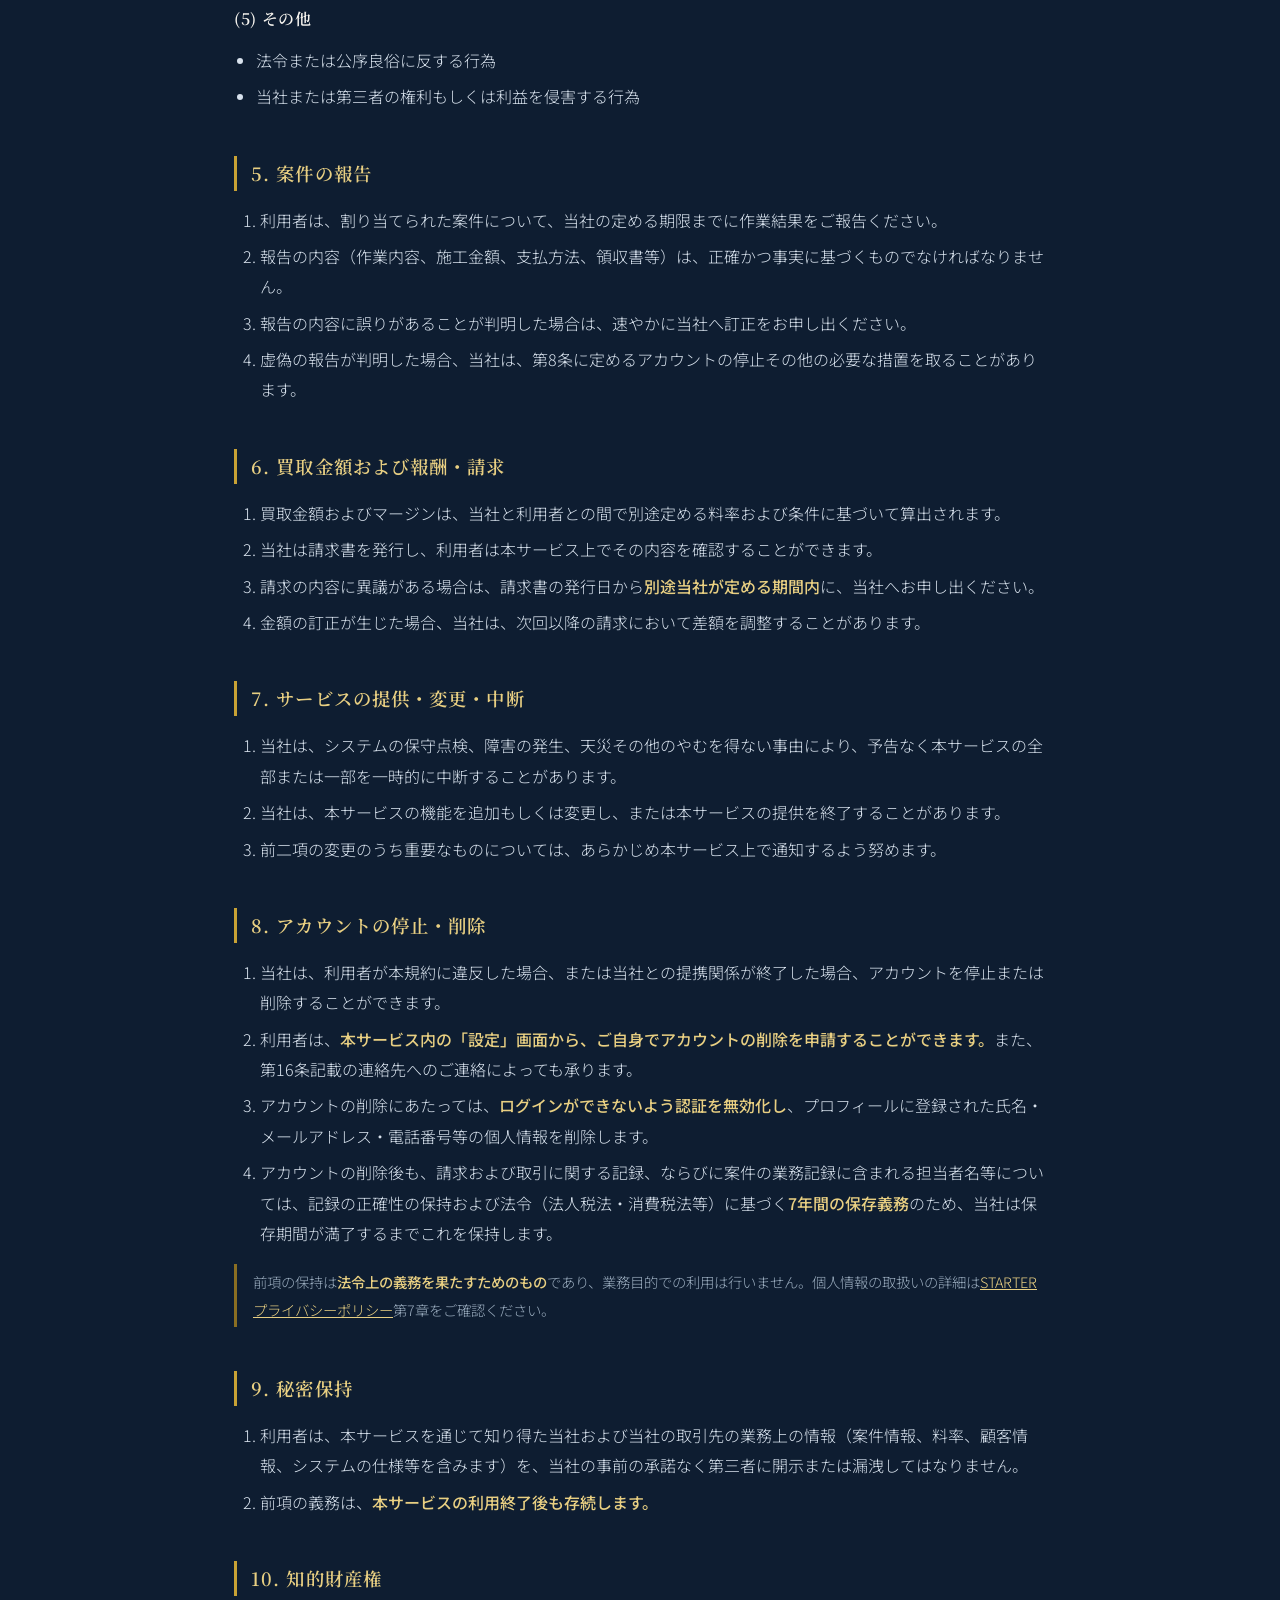
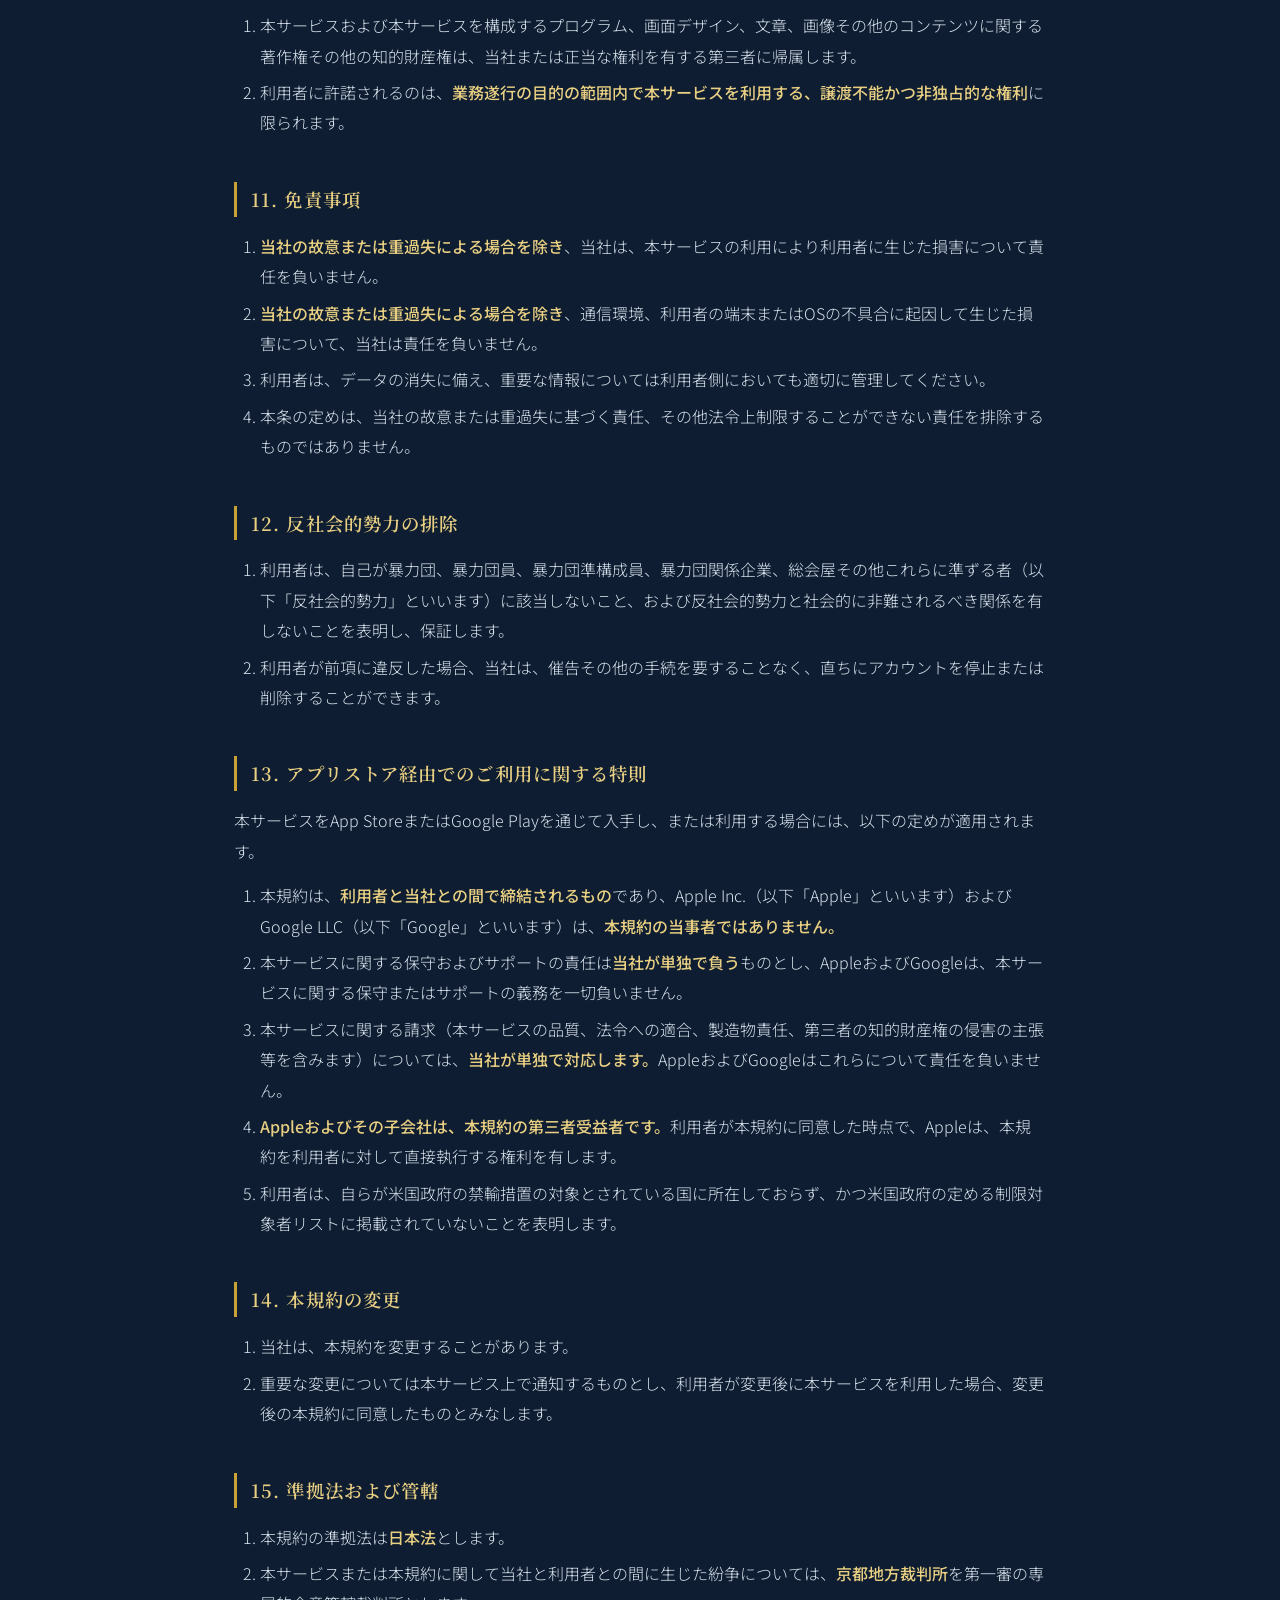
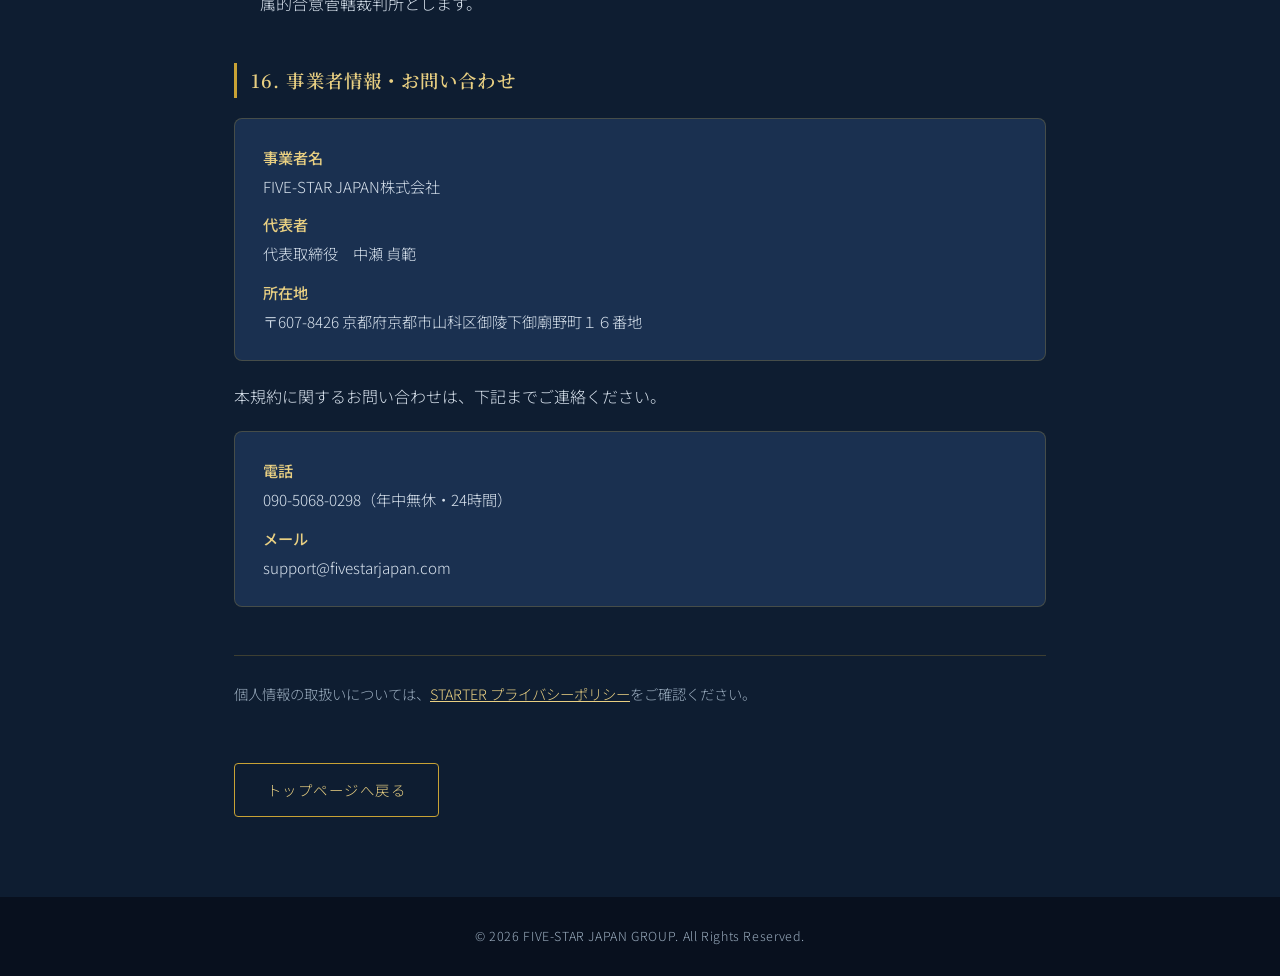
<file: starter-terms.html>
<!DOCTYPE html>
<html lang="ja">
<head>
  <meta charset="UTF-8">
  <meta name="viewport" content="width=device-width, initial-scale=1.0">
  <meta name="description" content="業務用アプリ「STARTER」の利用規約 | FIVE-STAR JAPAN株式会社">
  <title>STARTER 利用規約 | FIVE-STAR JAPAN GROUP</title>

  <!-- Fonts -->
  <link rel="preconnect" href="https://fonts.googleapis.com">
  <link rel="preconnect" href="https://fonts.gstatic.com" crossorigin>
  <link href="https://fonts.googleapis.com/css2?family=Cinzel:wght@400;700;900&family=Noto+Sans+JP:wght@300;400;500;700&family=Noto+Serif+JP:wght@400;600;700&display=swap" rel="stylesheet">

  <style>
    :root {
      --dark:       #08101e;
      --navy:       #0e1d31;
      --navy-mid:   #1a3050;
      --gold:       #c8a235;
      --gold-light: #e8cf82;
      --gold-dim:   #8a6e22;
      --white:      #f5f3ee;
      --gray:       #9aacbe;
      --gray-light: #d8e2ed;
    }
    * { margin: 0; padding: 0; box-sizing: border-box; }
    body {
      background: var(--navy);
      color: var(--gray-light);
      font-family: 'Noto Sans JP', sans-serif;
      font-weight: 300;
      line-height: 1.9;
      -webkit-font-smoothing: antialiased;
    }
    .pp-header {
      background: var(--dark);
      padding: 22px 24px;
      border-bottom: 1px solid rgba(200, 162, 53, 0.25);
    }
    .pp-header a {
      font-family: 'Cinzel', serif;
      font-weight: 700;
      font-size: 1.05rem;
      letter-spacing: 0.12em;
      color: var(--gold);
      text-decoration: none;
    }
    .pp-container {
      max-width: 860px;
      margin: 0 auto;
      padding: 64px 24px 80px;
    }
    h1 {
      font-family: 'Noto Serif JP', serif;
      font-weight: 600;
      font-size: 1.9rem;
      color: var(--white);
      letter-spacing: 0.08em;
      margin-bottom: 8px;
    }
    .pp-sub {
      color: var(--gray);
      font-size: 0.85rem;
      margin-bottom: 48px;
      padding-bottom: 24px;
      border-bottom: 1px solid rgba(200, 162, 53, 0.35);
    }
    .pp-lead { margin-bottom: 40px; }
    h2 {
      font-family: 'Noto Serif JP', serif;
      font-weight: 600;
      font-size: 1.15rem;
      color: var(--gold-light);
      letter-spacing: 0.06em;
      margin: 44px 0 14px;
      padding-left: 14px;
      border-left: 3px solid var(--gold);
      scroll-margin-top: 20px;
    }
    h3 {
      font-family: 'Noto Serif JP', serif;
      font-weight: 600;
      font-size: 1rem;
      color: var(--white);
      letter-spacing: 0.04em;
      margin: 28px 0 10px;
    }
    p { margin-bottom: 14px; }
    ul { margin: 0 0 14px 1.4em; }
    ol { margin: 0 0 14px 1.6em; }
    li { margin-bottom: 6px; }
    .pp-info {
      background: var(--navy-mid);
      border: 1px solid rgba(200, 162, 53, 0.25);
      border-radius: 8px;
      padding: 24px 28px;
      margin: 20px 0;
      font-size: 0.95rem;
    }
    .pp-info dt { color: var(--gold-light); font-weight: 500; margin-top: 10px; }
    .pp-info dt:first-child { margin-top: 0; }
    .pp-info dd { margin-left: 0; }
    /* 目次 */
    .pp-toc {
      background: var(--navy-mid);
      border: 1px solid rgba(200, 162, 53, 0.25);
      border-radius: 8px;
      padding: 24px 28px;
      margin-bottom: 44px;
      font-size: 0.92rem;
    }
    .pp-toc h2 {
      font-size: 0.95rem;
      margin: 0 0 12px;
      padding: 0;
      border: none;
      color: var(--gold-light);
      letter-spacing: 0.1em;
    }
    .pp-toc ol { margin: 0 0 0 1.4em; }
    .pp-toc li { margin-bottom: 4px; }
    .pp-toc a { color: var(--gray-light); text-decoration: none; }
    .pp-toc a:hover { color: var(--gold-light); text-decoration: underline; }
    /* 注記 */
    .pp-note {
      border-left: 3px solid var(--gold-dim);
      padding: 4px 0 4px 16px;
      margin: 16px 0;
      color: var(--gray);
      font-size: 0.9rem;
    }
    .pp-strong { color: var(--gold-light); font-weight: 500; }
    .pp-back {
      display: inline-block;
      margin-top: 56px;
      padding: 12px 32px;
      border: 1px solid var(--gold);
      border-radius: 4px;
      color: var(--gold-light);
      text-decoration: none;
      letter-spacing: 0.1em;
      font-size: 0.9rem;
      transition: background 0.3s, color 0.3s;
    }
    .pp-back:hover { background: var(--gold); color: var(--dark); }
    .pp-related {
      margin-top: 48px;
      padding-top: 24px;
      border-top: 1px solid rgba(200, 162, 53, 0.25);
      font-size: 0.9rem;
      color: var(--gray);
    }
    .pp-related a { color: var(--gold-light); }
    .pp-footer {
      background: var(--dark);
      text-align: center;
      padding: 28px 16px;
      color: var(--gray);
      font-size: 0.78rem;
      letter-spacing: 0.05em;
    }
    @media (max-width: 600px) {
      .pp-container { padding: 44px 20px 64px; }
      h1 { font-size: 1.4rem; }
      .pp-info, .pp-toc { padding: 20px 18px; }
    }
  </style>
</head>
<body>

  <header class="pp-header">
    <a href="./">FIVE-STAR JAPAN GROUP</a>
  </header>

  <main class="pp-container">
    <h1>STARTER 利用規約</h1>
    <div class="pp-sub">
      業務用アプリケーション「STARTER」のご利用条件<br>
      制定日：2026年8月25日 ／ 最終改定日：2026年8月25日
    </div>

    <p class="pp-lead">
      FIVE-STAR JAPAN株式会社（以下「当社」といいます）は、当社が提供する業務用アプリケーション「STARTER」の利用条件を、本利用規約（以下「本規約」といいます）のとおり定めます。本サービスをご利用いただく前に、必ずお読みくださいますようお願いいたします。
    </p>
    <p class="pp-lead">
      個人情報の取扱いについては、別途定める<a href="starter-privacy.html" style="color:var(--gold-light)">STARTER プライバシーポリシー</a>によるものとし、同ポリシーは本規約の一部を構成します。
    </p>

    <nav class="pp-toc">
      <h2>目次</h2>
      <ol>
        <li><a href="#s1">総則・適用範囲</a></li>
        <li><a href="#s2">定義</a></li>
        <li><a href="#s3">利用資格とアカウント</a></li>
        <li><a href="#s4">禁止事項</a></li>
        <li><a href="#s5">案件の報告</a></li>
        <li><a href="#s6">買取金額および報酬・請求</a></li>
        <li><a href="#s7">サービスの提供・変更・中断</a></li>
        <li><a href="#s8">アカウントの停止・削除</a></li>
        <li><a href="#s9">秘密保持</a></li>
        <li><a href="#s10">知的財産権</a></li>
        <li><a href="#s11">免責事項</a></li>
        <li><a href="#s12">反社会的勢力の排除</a></li>
        <li><a href="#s13">アプリストア経由でのご利用に関する特則</a></li>
        <li><a href="#s14">本規約の変更</a></li>
        <li><a href="#s15">準拠法および管轄</a></li>
        <li><a href="#s16">事業者情報・お問い合わせ</a></li>
      </ol>
    </nav>

    <h2 id="s1">1. 総則・適用範囲</h2>
    <ol>
      <li>本規約は、当社が提供する業務用アプリケーション「STARTER」（以下「本サービス」といいます）の利用条件を定めるものです。</li>
      <li>利用者は、本サービスを利用した時点で、本規約の内容に同意したものとみなします。</li>
      <li>当社が別途定めるSTARTER プライバシーポリシーは、本規約の一部を構成します。</li>
    </ol>

    <h2 id="s2">2. 定義</h2>
    <p>本規約において使用する用語の意義は、以下のとおりとします。</p>
    <dl class="pp-info">
      <dt>当社</dt>
      <dd>FIVE-STAR JAPAN株式会社</dd>
      <dt>本サービス</dt>
      <dd>当社が提供する業務用アプリケーション「STARTER」および関連する機能・画面の総称</dd>
      <dt>利用者</dt>
      <dd>当社の承認を受けて本サービスのアカウントを保有し、これを利用する方（プレイヤーおよび事務スタッフを含みます）</dd>
      <dt>プレイヤー（協力事業者）</dt>
      <dd>当社と提携し、案件の現場対応を担当する事業者およびそのスタッフ</dd>
      <dt>事務スタッフ</dt>
      <dd>当社において案件の割当、進捗管理および請求処理等を行う従業者</dd>
      <dt>案件</dt>
      <dd>当社がお客様から受託し、本サービスを通じて割当・報告・精算の対象となる個別の業務</dd>
    </dl>

    <h2 id="s3">3. 利用資格とアカウント</h2>
    <ol>
      <li>本サービスは、<span class="pp-strong">当社と提携する事業者およびそのスタッフが業務に使用する専用のシステム</span>であり、一般の方はご利用いただけません。</li>
      <li>アカウントは、<span class="pp-strong">当社からの招待を受けた方のみ</span>が作成できます。本サービス内に、どなたでも自由に登録できるフォームはありません。</li>
      <li>アカウントは<span class="pp-strong">利用者ご本人専用</span>のものです。第三者への貸与、共有および譲渡はできません。</li>
      <li>パスワードその他の認証情報は、利用者ご自身の責任において管理してください。なお、当社が利用者のパスワードを保持・閲覧することはありません。</li>
      <li>退職、提携関係の終了その他の事由により本サービスをご利用されなくなる場合は、速やかに当社へご連絡ください。</li>
    </ol>

    <h2 id="s4">4. 禁止事項</h2>
    <p>利用者は、本サービスの利用にあたり、以下の行為を行ってはなりません。</p>

    <h3>(1) 個人情報の取扱いに関する事項</h3>
    <ul>
      <li><span class="pp-strong">案件を通じて知り得たお客様の個人情報を、当該案件の遂行以外の目的で利用すること</span></li>
      <li><span class="pp-strong">お客様の個人情報を外部に持ち出し、または第三者に提供もしくは開示すること</span></li>
      <li><span class="pp-strong">本サービスの画面を撮影し、またはスクリーンショットを取得したうえで、これを業務外で共有すること</span></li>
    </ul>

    <h3>(2) 報告に関する事項</h3>
    <ul>
      <li>虚偽の作業報告を行うこと</li>
      <li>施工金額を水増しし、または実態と異なる金額を報告すること</li>
      <li>実態と異なる領収書その他の資料を提出すること</li>
    </ul>

    <h3>(3) アカウントに関する事項</h3>
    <ul>
      <li>他の利用者のアカウントを使用すること</li>
      <li>自己のアカウントを他人に使用させること</li>
    </ul>

    <h3>(4) システムに関する事項</h3>
    <ul>
      <li>本サービスへの不正アクセスを試みること</li>
      <li>本サービスのリバースエンジニアリング、逆コンパイルまたは逆アセンブルを行うこと</li>
      <li>自動化ツール等による大量アクセスその他、本サービスの運営に支障を与える行為を行うこと</li>
    </ul>

    <h3>(5) その他</h3>
    <ul>
      <li>法令または公序良俗に反する行為</li>
      <li>当社または第三者の権利もしくは利益を侵害する行為</li>
    </ul>

    <h2 id="s5">5. 案件の報告</h2>
    <ol>
      <li>利用者は、割り当てられた案件について、当社の定める期限までに作業結果をご報告ください。</li>
      <li>報告の内容（作業内容、施工金額、支払方法、領収書等）は、正確かつ事実に基づくものでなければなりません。</li>
      <li>報告の内容に誤りがあることが判明した場合は、速やかに当社へ訂正をお申し出ください。</li>
      <li>虚偽の報告が判明した場合、当社は、第8条に定めるアカウントの停止その他の必要な措置を取ることがあります。</li>
    </ol>

    <h2 id="s6">6. 買取金額および報酬・請求</h2>
    <ol>
      <li>買取金額およびマージンは、当社と利用者との間で別途定める料率および条件に基づいて算出されます。</li>
      <li>当社は請求書を発行し、利用者は本サービス上でその内容を確認することができます。</li>
      <li>請求の内容に異議がある場合は、請求書の発行日から<span class="pp-strong">別途当社が定める期間内</span>に、当社へお申し出ください。</li>
      <li>金額の訂正が生じた場合、当社は、次回以降の請求において差額を調整することがあります。</li>
    </ol>

    <h2 id="s7">7. サービスの提供・変更・中断</h2>
    <ol>
      <li>当社は、システムの保守点検、障害の発生、天災その他のやむを得ない事由により、予告なく本サービスの全部または一部を一時的に中断することがあります。</li>
      <li>当社は、本サービスの機能を追加もしくは変更し、または本サービスの提供を終了することがあります。</li>
      <li>前二項の変更のうち重要なものについては、あらかじめ本サービス上で通知するよう努めます。</li>
    </ol>

    <h2 id="s8">8. アカウントの停止・削除</h2>
    <ol>
      <li>当社は、利用者が本規約に違反した場合、または当社との提携関係が終了した場合、アカウントを停止または削除することができます。</li>
      <li>利用者は、<span class="pp-strong">本サービス内の「設定」画面から、ご自身でアカウントの削除を申請することができます。</span>また、第16条記載の連絡先へのご連絡によっても承ります。</li>
      <li>アカウントの削除にあたっては、<span class="pp-strong">ログインができないよう認証を無効化し</span>、プロフィールに登録された氏名・メールアドレス・電話番号等の個人情報を削除します。</li>
      <li>アカウントの削除後も、請求および取引に関する記録、ならびに案件の業務記録に含まれる担当者名等については、記録の正確性の保持および法令（法人税法・消費税法等）に基づく<span class="pp-strong">7年間の保存義務</span>のため、当社は保存期間が満了するまでこれを保持します。</li>
    </ol>
    <div class="pp-note">
      前項の保持は<span class="pp-strong">法令上の義務を果たすためのもの</span>であり、業務目的での利用は行いません。個人情報の取扱いの詳細は<a href="starter-privacy.html" style="color:var(--gold-light)">STARTER プライバシーポリシー</a>第7章をご確認ください。
    </div>

    <h2 id="s9">9. 秘密保持</h2>
    <ol>
      <li>利用者は、本サービスを通じて知り得た当社および当社の取引先の業務上の情報（案件情報、料率、顧客情報、システムの仕様等を含みます）を、当社の事前の承諾なく第三者に開示または漏洩してはなりません。</li>
      <li>前項の義務は、<span class="pp-strong">本サービスの利用終了後も存続します。</span></li>
    </ol>

    <h2 id="s10">10. 知的財産権</h2>
    <ol>
      <li>本サービスおよび本サービスを構成するプログラム、画面デザイン、文章、画像その他のコンテンツに関する著作権その他の知的財産権は、当社または正当な権利を有する第三者に帰属します。</li>
      <li>利用者に許諾されるのは、<span class="pp-strong">業務遂行の目的の範囲内で本サービスを利用する、譲渡不能かつ非独占的な権利</span>に限られます。</li>
    </ol>

    <h2 id="s11">11. 免責事項</h2>
    <ol>
      <li><span class="pp-strong">当社の故意または重過失による場合を除き</span>、当社は、本サービスの利用により利用者に生じた損害について責任を負いません。</li>
      <li><span class="pp-strong">当社の故意または重過失による場合を除き</span>、通信環境、利用者の端末またはOSの不具合に起因して生じた損害について、当社は責任を負いません。</li>
      <li>利用者は、データの消失に備え、重要な情報については利用者側においても適切に管理してください。</li>
      <li>本条の定めは、当社の故意または重過失に基づく責任、その他法令上制限することができない責任を排除するものではありません。</li>
    </ol>

    <h2 id="s12">12. 反社会的勢力の排除</h2>
    <ol>
      <li>利用者は、自己が暴力団、暴力団員、暴力団準構成員、暴力団関係企業、総会屋その他これらに準ずる者（以下「反社会的勢力」といいます）に該当しないこと、および反社会的勢力と社会的に非難されるべき関係を有しないことを表明し、保証します。</li>
      <li>利用者が前項に違反した場合、当社は、催告その他の手続を要することなく、直ちにアカウントを停止または削除することができます。</li>
    </ol>

    <h2 id="s13">13. アプリストア経由でのご利用に関する特則</h2>
    <p>本サービスをApp StoreまたはGoogle Playを通じて入手し、または利用する場合には、以下の定めが適用されます。</p>
    <ol>
      <li>本規約は、<span class="pp-strong">利用者と当社との間で締結されるもの</span>であり、Apple Inc.（以下「Apple」といいます）およびGoogle LLC（以下「Google」といいます）は、<span class="pp-strong">本規約の当事者ではありません。</span></li>
      <li>本サービスに関する保守およびサポートの責任は<span class="pp-strong">当社が単独で負う</span>ものとし、AppleおよびGoogleは、本サービスに関する保守またはサポートの義務を一切負いません。</li>
      <li>本サービスに関する請求（本サービスの品質、法令への適合、製造物責任、第三者の知的財産権の侵害の主張等を含みます）については、<span class="pp-strong">当社が単独で対応します。</span>AppleおよびGoogleはこれらについて責任を負いません。</li>
      <li><span class="pp-strong">Appleおよびその子会社は、本規約の第三者受益者です。</span>利用者が本規約に同意した時点で、Appleは、本規約を利用者に対して直接執行する権利を有します。</li>
      <li>利用者は、自らが米国政府の禁輸措置の対象とされている国に所在しておらず、かつ米国政府の定める制限対象者リストに掲載されていないことを表明します。</li>
    </ol>

    <h2 id="s14">14. 本規約の変更</h2>
    <ol>
      <li>当社は、本規約を変更することがあります。</li>
      <li>重要な変更については本サービス上で通知するものとし、利用者が変更後に本サービスを利用した場合、変更後の本規約に同意したものとみなします。</li>
    </ol>

    <h2 id="s15">15. 準拠法および管轄</h2>
    <ol>
      <li>本規約の準拠法は<span class="pp-strong">日本法</span>とします。</li>
      <li>本サービスまたは本規約に関して当社と利用者との間に生じた紛争については、<span class="pp-strong">京都地方裁判所</span>を第一審の専属的合意管轄裁判所とします。</li>
    </ol>

    <h2 id="s16">16. 事業者情報・お問い合わせ</h2>
    <dl class="pp-info">
      <dt>事業者名</dt><dd>FIVE-STAR JAPAN株式会社</dd>
      <dt>代表者</dt><dd>代表取締役　中瀬 貞範</dd>
      <dt>所在地</dt><dd>〒607-8426 京都府京都市山科区御陵下御廟野町１６番地</dd>
    </dl>
    <p>本規約に関するお問い合わせは、下記までご連絡ください。</p>
    <!-- 連絡先 ここから（変更時はこのブロックのみ編集してください） -->
    <dl class="pp-info">
      <dt>電話</dt><dd>090-5068-0298（年中無休・24時間）</dd>
      <dt>メール</dt><dd>support@fivestarjapan.com</dd>
    </dl>
    <!-- 連絡先 ここまで -->

    <div class="pp-related">
      個人情報の取扱いについては、<a href="starter-privacy.html">STARTER プライバシーポリシー</a>をご確認ください。
    </div>

    <a class="pp-back" href="./">トップページへ戻る</a>
  </main>

  <footer class="pp-footer">
    © 2026 FIVE-STAR JAPAN GROUP. All Rights Reserved.
  </footer>

</body>
</html>
</file>
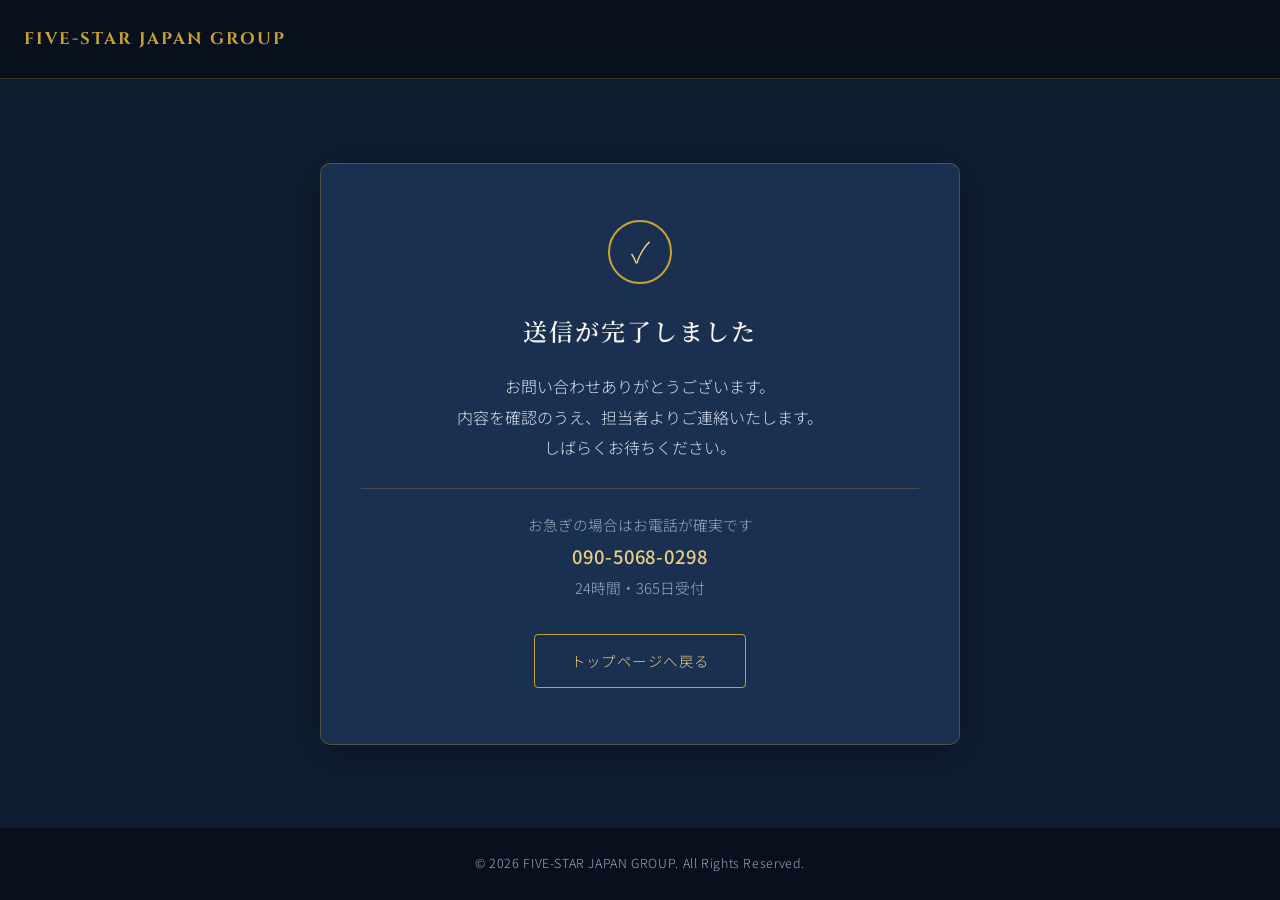
<file: thanks.html>
<!DOCTYPE html>
<html lang="ja">
<head>
  <meta charset="UTF-8">
  <meta name="viewport" content="width=device-width, initial-scale=1.0">
  <meta name="robots" content="noindex">
  <meta name="description" content="お問い合わせ送信完了 | FIVE-STAR JAPAN GROUP">
  <title>送信完了 | FIVE-STAR JAPAN GROUP</title>

  <!-- Fonts -->
  <link rel="preconnect" href="https://fonts.googleapis.com">
  <link rel="preconnect" href="https://fonts.gstatic.com" crossorigin>
  <link href="https://fonts.googleapis.com/css2?family=Cinzel:wght@400;700;900&family=Noto+Sans+JP:wght@300;400;500;700&family=Noto+Serif+JP:wght@400;600;700&display=swap" rel="stylesheet">

  <style>
    :root {
      --dark:       #08101e;
      --navy:       #0e1d31;
      --navy-mid:   #1a3050;
      --gold:       #c8a235;
      --gold-light: #e8cf82;
      --gold-dim:   #8a6e22;
      --white:      #f5f3ee;
      --gray:       #9aacbe;
      --gray-light: #d8e2ed;
    }
    * { margin: 0; padding: 0; box-sizing: border-box; }
    body {
      background: var(--navy);
      color: var(--gray-light);
      font-family: 'Noto Sans JP', sans-serif;
      font-weight: 300;
      line-height: 1.9;
      min-height: 100vh;
      display: flex;
      flex-direction: column;
      -webkit-font-smoothing: antialiased;
    }
    .tk-header {
      background: var(--dark);
      padding: 22px 24px;
      border-bottom: 1px solid rgba(200, 162, 53, 0.25);
    }
    .tk-header a {
      font-family: 'Cinzel', serif;
      font-weight: 700;
      font-size: 1.05rem;
      letter-spacing: 0.12em;
      color: var(--gold);
      text-decoration: none;
    }
    .tk-main {
      flex: 1;
      display: flex;
      align-items: center;
      justify-content: center;
      padding: 64px 24px;
    }
    .tk-card {
      max-width: 640px;
      width: 100%;
      background: var(--navy-mid);
      border: 1px solid rgba(200, 162, 53, 0.3);
      border-radius: 10px;
      padding: 56px 40px;
      text-align: center;
      box-shadow: 0 8px 40px rgba(0, 0, 0, 0.28);
    }
    .tk-mark {
      width: 64px;
      height: 64px;
      margin: 0 auto 24px;
      border: 2px solid var(--gold);
      border-radius: 50%;
      display: flex;
      align-items: center;
      justify-content: center;
      color: var(--gold-light);
      font-size: 1.8rem;
    }
    h1 {
      font-family: 'Noto Serif JP', serif;
      font-weight: 600;
      font-size: 1.5rem;
      color: var(--white);
      letter-spacing: 0.08em;
      margin-bottom: 18px;
    }
    .tk-card p { margin-bottom: 12px; }
    .tk-tel {
      margin-top: 26px;
      padding-top: 22px;
      border-top: 1px solid rgba(200, 162, 53, 0.25);
      font-size: 0.92rem;
      color: var(--gray);
    }
    .tk-tel a {
      color: var(--gold-light);
      font-weight: 500;
      text-decoration: none;
      font-size: 1.15rem;
      letter-spacing: 0.05em;
    }
    .tk-back {
      display: inline-block;
      margin-top: 32px;
      padding: 12px 36px;
      border: 1px solid var(--gold);
      border-radius: 4px;
      color: var(--gold-light);
      text-decoration: none;
      letter-spacing: 0.1em;
      font-size: 0.9rem;
      transition: background 0.3s, color 0.3s;
    }
    .tk-back:hover { background: var(--gold); color: var(--dark); }
    .tk-footer {
      background: var(--dark);
      text-align: center;
      padding: 24px 16px;
      color: var(--gray);
      font-size: 0.78rem;
      letter-spacing: 0.05em;
    }
    @media (max-width: 600px) {
      .tk-card { padding: 44px 24px; }
    }
  </style>
</head>
<body>

  <header class="tk-header">
    <a href="./">FIVE-STAR JAPAN GROUP</a>
  </header>

  <main class="tk-main">
    <div class="tk-card">
      <div class="tk-mark">✓</div>
      <h1>送信が完了しました</h1>
      <p>お問い合わせありがとうございます。<br>
      内容を確認のうえ、担当者よりご連絡いたします。<br>
      しばらくお待ちください。</p>
      <div class="tk-tel">
        お急ぎの場合はお電話が確実です<br>
        <a href="tel:09050680298">090-5068-0298</a><br>
        24時間・365日受付
      </div>
      <a class="tk-back" href="./">トップページへ戻る</a>
    </div>
  </main>

  <footer class="tk-footer">
    © 2026 FIVE-STAR JAPAN GROUP. All Rights Reserved.
  </footer>

</body>
</html>
</file>
